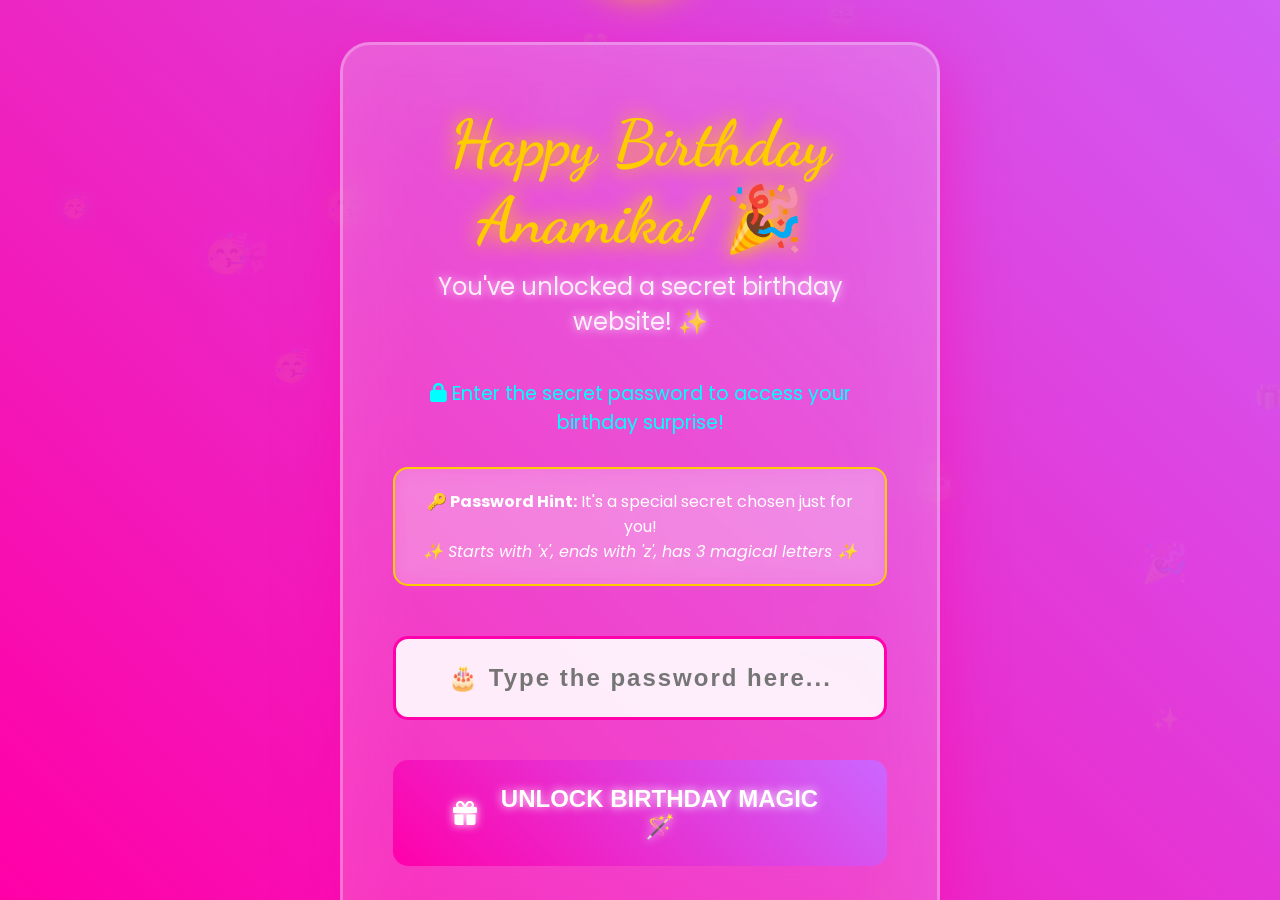
<file: index.html>
<!DOCTYPE html>
<html lang="en">
<head>
    <meta charset="UTF-8">
    <meta name="viewport" content="width=device-width, initial-scale=1.0">
    <title>🎂 HAPPY 19TH BIRTHDAY Anamika! 🎉</title>
    <link rel="stylesheet" href="https://cdnjs.cloudflare.com/ajax/libs/font-awesome/6.4.0/css/all.min.css">
    <link href="https://fonts.googleapis.com/css2?family=Poppins:wght@300;400;500;600;700;800;900&family=Dancing+Script:wght@700&family=Great+Vibes&family=Pacifico&family=Satisfy&display=swap" rel="stylesheet">
    <style>
        :root {
            --hot-pink: #ff00aa;
            --pink: #ff66b2;
            --light-pink: #ff99cc;
            --pastel-pink: #ffcce6;
            --purple: #cc66ff;
            --gold: #ffcc00;
            --cyan: #00ffff;
            --blue: #3399ff;
            --green: #33ff99;
            --yellow: #ffff66;
            --bg-gradient: linear-gradient(135deg, #ff0066 0%, #ff00aa 25%, #cc66ff 50%, #3399ff 75%, #00ffff 100%);
            --glass-bg: rgba(255, 255, 255, 0.15);
            --glass-border: rgba(255, 255, 255, 0.3);
            --shadow: 0 10px 40px rgba(255, 0, 170, 0.3);
            --shadow-lg: 0 20px 60px rgba(255, 0, 170, 0.5);
        }

        * {
            margin: 0;
            padding: 0;
            box-sizing: border-box;
        }

        body {
            font-family: 'Poppins', sans-serif;
            background: var(--bg-gradient);
            color: white;
            min-height: 100vh;
            overflow-x: hidden;
            position: relative;
            background-size: 400% 400%;
            animation: gradientShift 20s ease infinite;
        }

        @keyframes gradientShift {
            0% { background-position: 0% 50%; }
            50% { background-position: 100% 50%; }
            100% { background-position: 0% 50%; }
        }

        .birthday-bg {
            position: fixed;
            width: 100%;
            height: 100%;
            pointer-events: none;
            z-index: -1;
            overflow: hidden;
        }

        .birthday-element {
            position: absolute;
            font-size: 2.5rem;
            animation: floatBirthday 20s infinite linear;
            filter: drop-shadow(0 0 10px currentColor);
            opacity: 0.7;
        }

        @keyframes floatBirthday {
            0% { 
                transform: translate(0, 0) rotate(0deg) scale(1); 
                opacity: 0.7;
            }
            25% { 
                transform: translate(100vw, 25vh) rotate(90deg) scale(1.2);
                opacity: 1;
            }
            50% { 
                transform: translate(50vw, 75vh) rotate(180deg) scale(1);
                opacity: 0.7;
            }
            75% { 
                transform: translate(-100vw, 50vh) rotate(270deg) scale(1.2);
                opacity: 1;
            }
            100% { 
                transform: translate(0, 0) rotate(360deg) scale(1);
                opacity: 0.7;
            }
        }

        .password-screen {
            position: fixed;
            top: 0;
            left: 0;
            width: 100%;
            height: 100%;
            background: linear-gradient(45deg, rgba(255, 0, 170, 0.9), rgba(204, 102, 255, 0.9));
            display: flex;
            flex-direction: column;
            justify-content: center;
            align-items: center;
            z-index: 10000;
            transition: opacity 0.5s ease;
        }

        .password-container {
            background: var(--glass-bg);
            backdrop-filter: blur(20px);
            border-radius: 30px;
            padding: 60px 50px;
            width: 90%;
            max-width: 600px;
            text-align: center;
            border: 3px solid var(--glass-border);
            box-shadow: var(--shadow-lg), inset 0 0 100px rgba(255, 255, 255, 0.1);
            animation: neonGlow 2s infinite alternate;
        }

        @keyframes neonGlow {
            0% { 
                box-shadow: 
                    0 0 30px var(--hot-pink),
                    inset 0 0 50px rgba(255, 255, 255, 0.1),
                    var(--shadow-lg);
            }
            100% { 
                box-shadow: 
                    0 0 60px var(--cyan),
                    inset 0 0 80px rgba(255, 255, 255, 0.2),
                    var(--shadow-lg);
            }
        }

        .birthday-icon {
            font-size: 6rem;
            margin-bottom: 30px;
            animation: bounce 2s infinite, spin 4s infinite linear;
            filter: drop-shadow(0 0 20px var(--gold));
        }

        @keyframes bounce {
            0%, 100% { transform: translateY(0) scale(1); }
            50% { transform: translateY(-30px) scale(1.1); }
        }

        @keyframes spin {
            from { transform: rotate(0deg); }
            to { transform: rotate(360deg); }
        }

        .password-title {
            font-family: 'Dancing Script', cursive;
            font-size: 4rem;
            color: var(--gold);
            margin-bottom: 10px;
            text-shadow: 0 0 20px var(--gold);
        }

        .password-subtitle {
            font-size: 1.5rem;
            color: white;
            margin-bottom: 40px;
            opacity: 0.9;
            text-shadow: 0 0 10px white;
        }

        .password-hint {
            background: rgba(255, 255, 255, 0.2);
            padding: 20px;
            border-radius: 15px;
            margin: 30px 0;
            border: 2px solid var(--gold);
            backdrop-filter: blur(10px);
        }

        .password-input {
            width: 100%;
            padding: 25px;
            font-size: 1.5rem;
            background: rgba(255, 255, 255, 0.9);
            border: 3px solid var(--hot-pink);
            border-radius: 15px;
            color: #333;
            text-align: center;
            letter-spacing: 2px;
            transition: all 0.3s ease;
            margin: 20px 0;
            font-weight: 600;
        }

        .password-input:focus {
            outline: none;
            border-color: var(--cyan);
            box-shadow: 0 0 40px var(--cyan);
            transform: scale(1.02);
        }

        .password-btn {
            background: linear-gradient(45deg, var(--hot-pink), var(--purple));
            border: none;
            padding: 25px 60px;
            font-size: 1.5rem;
            font-weight: 700;
            color: white;
            border-radius: 15px;
            cursor: pointer;
            margin-top: 20px;
            width: 100%;
            transition: all 0.3s ease;
            display: flex;
            align-items: center;
            justify-content: center;
            gap: 15px;
            position: relative;
            overflow: hidden;
            text-shadow: 0 0 10px white;
        }

        .password-btn:hover {
            transform: translateY(-5px);
            box-shadow: 0 20px 40px rgba(255, 0, 170, 0.4);
        }

        .password-error {
            color: var(--cyan);
            margin-top: 20px;
            font-weight: 600;
            min-height: 30px;
            opacity: 0;
            transition: opacity 0.3s;
            font-size: 1.2rem;
            text-shadow: 0 0 10px var(--cyan);
        }

        .password-error.show {
            opacity: 1;
        }

        .control-panel {
            position: fixed;
            top: 20px;
            right: 20px;
            display: flex;
            gap: 15px;
            align-items: center;
            z-index: 1000;
            background: rgba(255, 0, 170, 0.2);
            backdrop-filter: blur(20px);
            padding: 15px 25px;
            border-radius: 50px;
            border: 2px solid var(--glass-border);
        }

        @media (max-width: 768px) {
            .control-panel {
                flex-direction: column;
                padding: 10px 15px;
                top: 10px;
                right: 10px;
            }
        }

        .control-btn {
            background: rgba(255, 255, 255, 0.2);
            border: 2px solid var(--glass-border);
            color: white;
            padding: 10px 20px;
            border-radius: 25px;
            cursor: pointer;
            font-weight: 600;
            display: flex;
            align-items: center;
            gap: 8px;
            transition: all 0.3s ease;
            font-size: 0.9rem;
            text-shadow: 0 0 5px white;
        }

        .control-btn:hover {
            background: rgba(255, 255, 255, 0.3);
            transform: translateY(-3px);
            box-shadow: 0 10px 20px rgba(255, 0, 170, 0.3);
        }

        .score-display {
            background: linear-gradient(45deg, var(--hot-pink), var(--purple));
            padding: 10px 25px;
            border-radius: 25px;
            font-weight: 800;
            font-size: 1.3rem;
            color: white;
            display: flex;
            align-items: center;
            gap: 10px;
            box-shadow: var(--shadow);
            text-shadow: 0 0 10px white;
        }

        .main-content {
            display: none;
            opacity: 0;
            transition: opacity 0.5s ease;
        }

        .main-content.show {
            display: block;
            opacity: 1;
        }

        .page {
            display: none;
            min-height: 100vh;
            padding: 120px 20px 100px;
            position: relative;
            overflow: hidden;
        }

        .page.active {
            display: block;
            animation: pageEnter 0.8s ease;
        }

        @keyframes pageEnter {
            from { 
                opacity: 0;
                transform: translateY(100px) scale(0.95);
            }
            to { 
                opacity: 1;
                transform: translateY(0) scale(1);
            }
        }

        .container {
            max-width: 1200px;
            margin: 0 auto;
            padding: 0 20px;
        }

        .welcome-container {
            text-align: center;
            max-width: 900px;
            margin: 0 auto;
            position: relative;
            z-index: 2;
        }

        .welcome-title {
            font-size: 5rem;
            font-weight: 900;
            background: linear-gradient(45deg, var(--hot-pink), var(--gold), var(--cyan));
            -webkit-background-clip: text;
            -webkit-text-fill-color: transparent;
            background-clip: text;
            margin-bottom: 30px;
            line-height: 1.2;
            text-shadow: 0 0 50px rgba(255, 0, 170, 0.5);
            animation: titlePulse 3s infinite alternate;
        }

        @keyframes titlePulse {
            0% { 
                background: linear-gradient(45deg, var(--hot-pink), var(--gold), var(--cyan));
                -webkit-background-clip: text;
                -webkit-text-fill-color: transparent;
            }
            100% { 
                background: linear-gradient(45deg, var(--cyan), var(--gold), var(--hot-pink));
                -webkit-background-clip: text;
                -webkit-text-fill-color: transparent;
            }
        }

        .birthday-hero {
            margin: 50px 0;
            position: relative;
            padding: 40px;
            background: rgba(255, 255, 255, 0.1);
            backdrop-filter: blur(20px);
            border-radius: 30px;
            border: 3px solid var(--glass-border);
            box-shadow: var(--shadow);
        }

        .hero-name {
            font-size: 6rem;
            font-weight: 900;
            color: var(--gold);
            margin-bottom: 20px;
            text-shadow: 
                0 0 30px var(--gold),
                0 0 60px var(--hot-pink),
                0 0 90px var(--cyan);
            animation: nameGlow 2s infinite alternate;
        }

        @keyframes nameGlow {
            0% { 
                text-shadow: 
                    0 0 20px var(--gold),
                    0 0 40px var(--hot-pink),
                    0 0 60px var(--cyan);
            }
            100% { 
                text-shadow: 
                    0 0 40px var(--cyan),
                    0 0 80px var(--hot-pink),
                    0 0 120px var(--gold);
            }
        }

        .hero-age {
            position: absolute;
            top: -30px;
            right: 50%;
            transform: translateX(200px);
            width: 80px;
            height: 80px;
            background: linear-gradient(45deg, var(--hot-pink), var(--purple));
            border-radius: 50%;
            display: flex;
            align-items: center;
            justify-content: center;
            font-size: 2.5rem;
            font-weight: 900;
            color: white;
            box-shadow: 0 0 40px var(--hot-pink);
            animation: ageBounce 3s infinite ease-in-out;
        }

        @keyframes ageBounce {
            0%, 100% { transform: translateX(200px) translateY(0) rotate(0deg); }
            50% { transform: translateX(200px) translateY(-30px) rotate(180deg); }
        }

        .welcome-subtitle {
            font-size: 2rem;
            color: white;
            margin: 40px 0;
            line-height: 1.6;
            text-shadow: 0 0 10px white;
            background: rgba(255, 255, 255, 0.1);
            padding: 25px;
            border-radius: 20px;
            backdrop-filter: blur(10px);
        }

        .start-btn {
            background: linear-gradient(45deg, var(--hot-pink), var(--purple), var(--cyan));
            border: none;
            padding: 30px 70px;
            font-size: 1.8rem;
            font-weight: 800;
            color: white;
            border-radius: 20px;
            cursor: pointer;
            margin: 50px auto;
            display: flex;
            align-items: center;
            justify-content: center;
            gap: 20px;
            transition: all 0.3s ease;
            box-shadow: var(--shadow-lg);
            position: relative;
            overflow: hidden;
            text-shadow: 0 0 10px white;
        }

        .start-btn:hover {
            transform: translateY(-10px) scale(1.05);
            box-shadow: 0 30px 80px rgba(255, 0, 170, 0.6);
            background: linear-gradient(45deg, var(--cyan), var(--purple), var(--hot-pink));
        }

        .cake-smash-container {
            background: rgba(255, 255, 255, 0.1);
            backdrop-filter: blur(30px);
            border-radius: 30px;
            padding: 50px;
            border: 3px solid var(--glass-border);
            box-shadow: var(--shadow-lg);
            max-width: 1000px;
            margin: 0 auto;
            text-align: center;
            position: relative;
            overflow: hidden;
        }

        .game-title {
            font-size: 3rem;
            color: var(--gold);
            margin-bottom: 40px;
            display: flex;
            align-items: center;
            justify-content: center;
            gap: 20px;
            text-shadow: 0 0 20px var(--gold);
        }

        .game-instruction {
            background: rgba(255, 255, 255, 0.15);
            padding: 30px;
            border-radius: 25px;
            margin: 30px 0;
            border-left: 5px solid var(--hot-pink);
            font-size: 1.3rem;
            line-height: 1.8;
            backdrop-filter: blur(10px);
        }

        .cake-container {
            width: 100%;
            height: 400px;
            margin: 40px auto;
            position: relative;
            cursor: pointer;
            overflow: hidden;
            border-radius: 30px;
            background: rgba(255, 255, 255, 0.1);
            border: 3px solid var(--gold);
            display: flex;
            align-items: center;
            justify-content: center;
        }

        .cake {
            position: relative;
            width: 300px;
            height: 300px;
            transition: all 0.3s ease;
            cursor: pointer;
        }

        .cake-layer {
            position: absolute;
            border-radius: 20px;
            box-shadow: 
                inset 0 -30px 50px rgba(139, 69, 19, 0.4),
                0 30px 80px rgba(0, 0, 0, 0.3);
        }

        .layer-1 {
            width: 300px;
            height: 100px;
            bottom: 0;
            left: 0;
            background: linear-gradient(45deg, #8b4513, #a0522d);
            z-index: 1;
        }

        .layer-2 {
            width: 250px;
            height: 90px;
            bottom: 100px;
            left: 25px;
            background: linear-gradient(45deg, var(--hot-pink), var(--pink));
            z-index: 2;
        }

        .layer-3 {
            width: 200px;
            height: 80px;
            bottom: 190px;
            left: 50px;
            background: linear-gradient(45deg, var(--gold), #ffed99);
            z-index: 3;
        }

        .cake-candle {
            position: absolute;
            top: -40px;
            left: 50%;
            transform: translateX(-50%);
            width: 15px;
            height: 80px;
            background: linear-gradient(45deg, var(--cyan), var(--blue));
            border-radius: 8px;
            z-index: 4;
        }

        .cake-flame {
            position: absolute;
            top: -80px;
            left: 50%;
            transform: translateX(-50%);
            width: 30px;
            height: 50px;
            background: linear-gradient(45deg, #ffcc00, #ff6600);
            border-radius: 50% 50% 20% 20%;
            animation: flame 1s infinite alternate;
            filter: blur(2px);
            z-index: 5;
        }

        @keyframes flame {
            0%, 100% { transform: translateX(-50%) scale(1); }
            50% { transform: translateX(-50%) scale(1.2); }
        }

        .tap-counter {
            font-size: 2.5rem;
            margin: 30px 0;
            color: var(--cyan);
            font-weight: 800;
            text-shadow: 0 0 20px var(--cyan);
            background: rgba(0, 255, 255, 0.2);
            padding: 20px 40px;
            border-radius: 20px;
            display: inline-block;
        }

        .game-feedback {
            font-size: 2rem;
            margin: 30px 0;
            min-height: 80px;
            font-weight: 700;
            color: var(--gold);
            text-shadow: 0 0 20px var(--gold);
            background: rgba(255, 204, 0, 0.2);
            padding: 20px;
            border-radius: 15px;
            backdrop-filter: blur(10px);
        }

        .game-container {
            background: rgba(255, 255, 255, 0.1);
            backdrop-filter: blur(30px);
            border-radius: 30px;
            padding: 50px;
            border: 3px solid var(--glass-border);
            box-shadow: var(--shadow-lg);
            max-width: 1000px;
            margin: 0 auto;
        }

        .game-header {
            display: flex;
            justify-content: space-between;
            align-items: center;
            margin-bottom: 40px;
            padding-bottom: 30px;
            border-bottom: 3px solid var(--glass-border);
            flex-wrap: wrap;
            gap: 20px;
        }

        .game-stats {
            display: flex;
            gap: 30px;
            align-items: center;
            flex-wrap: wrap;
        }

        .stat {
            background: rgba(255, 255, 255, 0.2);
            padding: 15px 25px;
            border-radius: 20px;
            display: flex;
            align-items: center;
            gap: 15px;
            font-weight: 600;
            box-shadow: var(--shadow);
            min-width: 150px;
        }

        .stat-value {
            color: var(--gold);
            font-size: 2rem;
            font-weight: 800;
            text-shadow: 0 0 10px var(--gold);
        }

        #memory-area {
            display: grid;
            grid-template-columns: repeat(4, 1fr);
            gap: 20px;
            min-height: 500px;
            padding: 30px;
            background: rgba(255, 255, 255, 0.05);
            border-radius: 25px;
            margin: 40px 0;
            border: 3px dashed var(--purple);
        }

        @media (max-width: 768px) {
            #memory-area {
                grid-template-columns: repeat(3, 1fr);
                gap: 15px;
            }
        }

        @media (max-width: 480px) {
            #memory-area {
                grid-template-columns: repeat(2, 1fr);
            }
        }

        .memory-card {
            aspect-ratio: 1;
            background: linear-gradient(45deg, var(--hot-pink), var(--purple));
            border-radius: 15px;
            cursor: pointer;
            transform-style: preserve-3d;
            transition: transform 0.6s cubic-bezier(0.4, 0, 0.2, 1);
            position: relative;
            box-shadow: 0 10px 25px rgba(255, 0, 170, 0.3);
        }

        .memory-card .front,
        .memory-card .back {
            position: absolute;
            width: 100%;
            height: 100%;
            backface-visibility: hidden;
            display: flex;
            align-items: center;
            justify-content: center;
            border-radius: 15px;
            font-size: 2.5rem;
        }

        .memory-card .front {
            background: linear-gradient(45deg, var(--hot-pink), var(--purple));
            color: white;
        }

        .memory-card .back {
            background: white;
            color: #333;
            transform: rotateY(180deg);
        }

        .memory-card.flipped {
            transform: rotateY(180deg);
        }

        .memory-card.matched {
            animation: matchCelebrate 1s;
            cursor: default;
            box-shadow: 0 0 40px var(--cyan);
        }

        @keyframes matchCelebrate {
            0%, 100% { transform: scale(1) rotateY(180deg); }
            50% { transform: scale(1.2) rotateY(180deg); }
        }

        .wheel-container {
            background: rgba(255, 255, 255, 0.1);
            backdrop-filter: blur(30px);
            border-radius: 30px;
            padding: 50px;
            border: 3px solid var(--glass-border);
            box-shadow: var(--shadow-lg);
            max-width: 1000px;
            margin: 0 auto;
            text-align: center;
        }

        .wheel-wrapper {
            position: relative;
            width: 500px;
            height: 500px;
            margin: 40px auto;
        }

        #wheel {
            width: 100%;
            height: 100%;
            transition: transform 4s cubic-bezier(0.17, 0.67, 0.23, 0.99);
        }

        .wheel-center {
            position: absolute;
            top: 50%;
            left: 50%;
            transform: translate(-50%, -50%);
            width: 60px;
            height: 60px;
            background: var(--gold);
            border-radius: 50%;
            z-index: 10;
            border: 5px solid var(--hot-pink);
            box-shadow: 0 0 30px var(--gold);
        }

        .wheel-pointer {
            position: absolute;
            top: -30px;
            left: 50%;
            transform: translateX(-50%);
            width: 40px;
            height: 60px;
            background: var(--hot-pink);
            clip-path: polygon(50% 0%, 0% 100%, 100% 100%);
            z-index: 20;
            filter: drop-shadow(0 0 10px var(--hot-pink));
        }

        .wheel-section {
            fill: transparent;
            stroke-width: 1;
            stroke: white;
        }

        .spin-btn {
            background: linear-gradient(45deg, var(--hot-pink), var(--purple));
            border: none;
            padding: 25px 60px;
            font-size: 1.8rem;
            font-weight: 800;
            color: white;
            border-radius: 20px;
            cursor: pointer;
            margin: 30px auto;
            display: flex;
            align-items: center;
            justify-content: center;
            gap: 20px;
            transition: all 0.3s ease;
            box-shadow: var(--shadow);
            position: relative;
            overflow: hidden;
        }

        .spin-btn:hover {
            transform: translateY(-5px) scale(1.05);
            box-shadow: 0 20px 50px rgba(255, 0, 170, 0.5);
        }

        .spin-btn:disabled {
            opacity: 0.5;
            cursor: not-allowed;
            transform: none;
        }

        .prize-display {
            background: rgba(255, 255, 255, 0.2);
            padding: 30px;
            border-radius: 25px;
            margin: 30px 0;
            border: 3px solid var(--cyan);
            font-size: 2rem;
            font-weight: 700;
            color: var(--cyan);
            text-shadow: 0 0 20px var(--cyan);
            min-height: 120px;
            display: flex;
            align-items: center;
            justify-content: center;
            flex-direction: column;
            gap: 15px;
            backdrop-filter: blur(10px);
        }

        #quiz-area {
            min-height: 500px;
            padding: 40px;
            background: rgba(255, 255, 255, 0.1);
            border-radius: 30px;
            margin: 40px 0;
            border: 3px dashed var(--gold);
            backdrop-filter: blur(20px);
        }

        .question-card {
            display: none;
            animation: slideInQuiz 0.5s ease;
        }

        .question-card.active {
            display: block;
        }

        @keyframes slideInQuiz {
            from { opacity: 0; transform: translateX(50px); }
            to { opacity: 1; transform: translateX(0); }
        }

        .question-number {
            font-size: 1.5rem;
            color: var(--cyan);
            margin-bottom: 20px;
            font-weight: 600;
            text-shadow: 0 0 10px var(--cyan);
        }

        .question-text {
            font-size: 2rem;
            margin-bottom: 40px;
            line-height: 1.4;
            color: white;
            text-shadow: 0 0 10px white;
            background: rgba(255, 255, 255, 0.1);
            padding: 30px;
            border-radius: 20px;
        }

        .options-grid {
            display: grid;
            grid-template-columns: 1fr;
            gap: 15px;
            margin-bottom: 40px;
        }

        .option-btn {
            background: rgba(255, 255, 255, 0.15);
            border: 3px solid var(--glass-border);
            color: white;
            padding: 20px 25px;
            border-radius: 15px;
            cursor: pointer;
            font-size: 1.2rem;
            transition: all 0.3s ease;
            text-align: left;
            display: flex;
            align-items: center;
            gap: 15px;
            backdrop-filter: blur(10px);
        }

        .option-btn:hover {
            background: rgba(255, 0, 170, 0.3);
            border-color: var(--hot-pink);
            transform: translateX(10px);
            box-shadow: 0 10px 25px rgba(255, 0, 170, 0.3);
        }

        .option-btn.selected {
            background: rgba(255, 0, 170, 0.4);
            border-color: var(--cyan);
            color: var(--cyan);
            transform: scale(1.02);
            box-shadow: 0 0 30px var(--cyan);
        }

        .option-letter {
            background: linear-gradient(45deg, var(--hot-pink), var(--purple));
            color: white;
            width: 40px;
            height: 40px;
            border-radius: 50%;
            display: flex;
            align-items: center;
            justify-content: center;
            font-weight: 800;
            font-size: 1.3rem;
            flex-shrink: 0;
        }

        .birthday-display {
            text-align: center;
            padding: 80px 20px;
            background: rgba(255, 255, 255, 0.1);
            border-radius: 40px;
            backdrop-filter: blur(30px);
            border: 3px solid var(--glass-border);
            margin: 0 auto;
            max-width: 1000px;
        }

        .birthday-message {
            font-size: 4rem;
            font-weight: 900;
            background: linear-gradient(45deg, var(--hot-pink), var(--gold), var(--cyan));
            -webkit-background-clip: text;
            -webkit-text-fill-color: transparent;
            background-clip: text;
            margin-bottom: 50px;
            animation: birthdayGlow 2s infinite alternate;
            text-shadow: 0 0 50px rgba(255, 0, 170, 0.5);
        }

        @keyframes birthdayGlow {
            0% { 
                background: linear-gradient(45deg, var(--hot-pink), var(--gold), var(--cyan));
                -webkit-background-clip: text;
                -webkit-text-fill-color: transparent;
            }
            100% { 
                background: linear-gradient(45deg, var(--cyan), var(--gold), var(--hot-pink));
                -webkit-background-clip: text;
                -webkit-text-fill-color: transparent;
            }
        }

        .error-joke-container {
            text-align: center;
            padding: 80px 20px;
            background: rgba(255, 255, 255, 0.1);
            backdrop-filter: blur(30px);
            border-radius: 40px;
            max-width: 1000px;
            margin: 0 auto;
            border: 3px solid var(--glass-border);
            box-shadow: var(--shadow-lg);
        }

        .error-code {
            font-size: 10rem;
            font-weight: 900;
            color: var(--hot-pink);
            margin-bottom: 30px;
            text-shadow: 
                5px 5px 0 var(--cyan),
                -5px -5px 0 var(--gold);
        }

        .error-message {
            font-size: 2.5rem;
            color: white;
            margin-bottom: 50px;
            opacity: 0.9;
            text-shadow: 0 0 20px white;
        }

        .joke-message {
            font-size: 3rem;
            color: var(--gold);
            font-weight: 700;
            margin: 50px 0;
            line-height: 1.4;
            opacity: 0;
            animation: fadeInUp 0.5s ease 1.5s forwards;
            text-shadow: 0 0 30px var(--gold);
        }

        @keyframes fadeInUp {
            to { opacity: 1; transform: translateY(0); }
            from { opacity: 0; transform: translateY(20px); }
        }

        .surprise-container {
            text-align: center;
            padding: 80px 20px;
            background: rgba(255, 255, 255, 0.1);
            backdrop-filter: blur(30px);
            border-radius: 40px;
            max-width: 1000px;
            margin: 0 auto;
            border: 3px solid var(--glass-border);
            box-shadow: var(--shadow-lg);
        }

        .surprise-title {
            font-size: 3rem;
            color: var(--cyan);
            margin-bottom: 50px;
            font-weight: 700;
            text-shadow: 0 0 30px var(--cyan);
        }

        .danger-button {
            background: linear-gradient(45deg, #ff0066, #ff00aa);
            border: none;
            padding: 30px 80px;
            font-size: 2.5rem;
            font-weight: 900;
            color: white;
            border-radius: 30px;
            cursor: pointer;
            margin: 60px auto;
            display: flex;
            align-items: center;
            justify-content: center;
            gap: 30px;
            transition: all 0.3s ease;
            box-shadow: 
                0 30px 80px rgba(255, 0, 170, 0.5),
                inset 0 0 50px rgba(255, 255, 255, 0.3);
            position: relative;
            overflow: hidden;
            text-shadow: 0 0 20px white;
            animation: buttonPulse 2s infinite alternate;
        }

        @keyframes buttonPulse {
            0% { transform: scale(1); box-shadow: 0 20px 60px rgba(255, 0, 170, 0.5); }
            100% { transform: scale(1.05); box-shadow: 0 30px 90px rgba(255, 0, 170, 0.7); }
        }

        .danger-button:hover {
            transform: scale(1.1);
            box-shadow: 
                0 40px 100px rgba(255, 0, 170, 0.7),
                inset 0 0 80px rgba(255, 255, 255, 0.5);
            background: linear-gradient(45deg, #ff00aa, #ff0066);
        }

        .danger-button:active {
            transform: scale(0.95);
        }

        .surprise-feedback {
            font-size: 2.5rem;
            margin: 50px 0;
            min-height: 120px;
            color: var(--gold);
            font-weight: 900;
            opacity: 0;
            transition: opacity 0.5s ease;
            text-shadow: 0 0 30px var(--gold);
        }

        .surprise-feedback.show {
            opacity: 1;
        }

        .final-message-container {
            max-width: 1000px;
            margin: 0 auto;
            background: rgba(255, 255, 255, 0.1);
            backdrop-filter: blur(30px);
            border-radius: 40px;
            padding: 60px;
            border: 3px solid var(--glass-border);
            box-shadow: var(--shadow-lg);
        }

        .message-header {
            text-align: center;
            margin-bottom: 50px;
        }

        .message-title {
            font-family: 'Great Vibes', cursive;
            font-size: 4.5rem;
            color: var(--gold);
            margin-bottom: 20px;
            text-shadow: 
                0 0 20px var(--gold),
                0 0 40px var(--hot-pink),
                0 0 60px var(--cyan);
            animation: titleShimmer 3s infinite alternate;
        }

        @keyframes titleShimmer {
            0% { 
                text-shadow: 
                    0 0 20px var(--gold),
                    0 0 40px var(--hot-pink),
                    0 0 60px var(--cyan);
                transform: scale(1);
            }
            100% { 
                text-shadow: 
                    0 0 30px var(--cyan),
                    0 0 60px var(--gold),
                    0 0 90px var(--hot-pink);
                transform: scale(1.02);
            }
        }

        .message-subtitle {
            font-family: 'Dancing Script', cursive;
            font-size: 2.2rem;
            color: var(--cyan);
            opacity: 0.9;
            text-shadow: 0 0 20px var(--cyan);
            letter-spacing: 1px;
        }

        .message-content {
            font-size: 1.6rem;
            line-height: 1.9;
            color: white;
            text-shadow: 0 0 10px white;
        }

        .message-line {
            margin: 35px 0;
            padding: 30px;
            background: rgba(255, 255, 255, 0.1);
            border-radius: 20px;
            border-left: 8px solid var(--hot-pink);
            animation: messageAppear 1s ease-out;
            backdrop-filter: blur(10px);
            position: relative;
            overflow: hidden;
        }

        @keyframes messageAppear {
            from { 
                opacity: 0;
                transform: translateX(-50px) scale(0.95);
            }
            to { 
                opacity: 1;
                transform: translateX(0) scale(1);
            }
        }

        .message-line:nth-child(even) {
            border-left-color: var(--cyan);
        }

        .message-line:nth-child(3) {
            border-left-color: var(--gold);
        }

        .highlight {
            color: var(--gold);
            font-family: 'Satisfy', cursive;
            font-weight: 800;
            text-shadow: 0 0 20px var(--gold);
            font-size: 2.2rem;
            display: inline-block;
            padding: 0 10px;
            transform: skew(-5deg);
            background: linear-gradient(45deg, transparent, rgba(255, 204, 0, 0.1), transparent);
        }

        .message-emphasis {
            font-family: 'Pacifico', cursive;
            color: var(--cyan);
            font-size: 1.8rem;
            text-shadow: 0 0 15px var(--cyan);
            display: inline-block;
            margin: 0 5px;
        }

        .signature {
            text-align: center;
            font-family: 'Great Vibes', cursive;
            font-size: 3rem;
            color: var(--gold);
            margin-top: 60px;
            padding-top: 40px;
            border-top: 3px solid rgba(255, 204, 0, 0.3);
            text-shadow: 0 0 30px var(--gold);
            position: relative;
        }

        .signature::before {
            content: '✧';
            position: absolute;
            top: -20px;
            left: 50%;
            transform: translateX(-50%);
            font-size: 2.5rem;
            color: var(--cyan);
            animation: sparkle 2s infinite;
        }

        @keyframes sparkle {
            0%, 100% { opacity: 0.3; transform: translateX(-50%) scale(0.8); }
            50% { opacity: 1; transform: translateX(-50%) scale(1.2); }
        }

        .prize-effect {
            position: fixed;
            top: 0;
            left: 0;
            width: 100%;
            height: 100%;
            pointer-events: none;
            z-index: 9999;
            display: none;
        }

        .prize-effect.active {
            display: block;
        }

        .cake-rain {
            position: fixed;
            top: 0;
            left: 0;
            width: 100%;
            height: 100%;
            pointer-events: none;
            z-index: 9999;
        }

        .falling-element {
            position: absolute;
            font-size: 2.5rem;
            animation: fallDown 3s linear forwards;
            z-index: 9999;
        }

        @keyframes fallDown {
            0% {
                transform: translateY(-100px) rotate(0deg);
                opacity: 1;
            }
            100% {
                transform: translateY(100vh) rotate(360deg);
                opacity: 0;
            }
        }

        .balloon-effect {
            position: fixed;
            top: 50%;
            left: 50%;
            transform: translate(-50%, -50%);
            font-size: 10rem;
            z-index: 9999;
            animation: inflatePop 2s forwards;
        }

        @keyframes inflatePop {
            0% {
                transform: translate(-50%, -50%) scale(0.1);
                opacity: 1;
            }
            70% {
                transform: translate(-50%, -50%) scale(1.5);
                opacity: 1;
            }
            100% {
                transform: translate(-50%, -50%) scale(2);
                opacity: 0;
            }
        }

        .ghost-effect {
            position: fixed;
            top: 50%;
            left: 50%;
            transform: translate(-50%, -50%);
            font-size: 8rem;
            z-index: 9999;
            animation: ghostAppear 3s forwards;
        }

        @keyframes ghostAppear {
            0% {
                opacity: 0;
                transform: translate(-50%, -50%) scale(0.5);
            }
            30% {
                opacity: 1;
                transform: translate(-50%, -50%) scale(1.2);
            }
            70% {
                opacity: 1;
                transform: translate(-50%, -50%) scale(1);
            }
            100% {
                opacity: 0;
                transform: translate(-50%, -50%) scale(0.5);
            }
        }

        .firework-effect {
            position: fixed;
            top: 50%;
            left: 50%;
            transform: translate(-50%, -50%);
            font-size: 6rem;
            z-index: 9999;
            animation: fireworkFizzle 2s forwards;
        }

        @keyframes fireworkFizzle {
            0% {
                opacity: 1;
                transform: translate(-50%, -50%) scale(1);
            }
            50% {
                opacity: 0.5;
                transform: translate(-50%, -50%) scale(1.3);
            }
            100% {
                opacity: 0;
                transform: translate(-50%, -50%) scale(0.5);
            }
        }

        .shrug-effect {
            position: fixed;
            bottom: 50px;
            left: 50%;
            transform: translateX(-50%);
            font-size: 4rem;
            z-index: 9999;
            animation: floatUp 3s forwards;
        }

        @keyframes floatUp {
            0% {
                opacity: 1;
                transform: translateX(-50%) translateY(0);
            }
            100% {
                opacity: 0;
                transform: translateX(-50%) translateY(-100px);
            }
        }

        .potato-effect {
            position: fixed;
            top: 50%;
            left: 50%;
            transform: translate(-50%, -50%);
            font-size: 6rem;
            z-index: 9999;
            animation: potatoNothing 2s forwards;
        }

        @keyframes potatoNothing {
            0% {
                opacity: 0;
                transform: translate(-50%, -50%) scale(0.5);
            }
            50% {
                opacity: 1;
                transform: translate(-50%, -50%) scale(1);
            }
            100% {
                opacity: 1;
                transform: translate(-50%, -50%) scale(1);
            }
        }

        .screen-spin-effect {
            position: fixed;
            top: 0;
            left: 0;
            width: 100%;
            height: 100%;
            z-index: 9998;
            animation: screenSpin 2s ease-in-out;
        }

        @keyframes screenSpin {
            0%, 100% {
                transform: rotate(0deg);
            }
            30% {
                transform: rotate(5deg);
            }
            70% {
                transform: rotate(-5deg);
            }
        }

        .cake-fall-effect {
            position: fixed;
            top: 20%;
            left: 50%;
            transform: translateX(-50%);
            font-size: 8rem;
            z-index: 9999;
            animation: cakeFallMiss 2s forwards;
        }

        @keyframes cakeFallMiss {
            0% {
                opacity: 1;
                transform: translateX(-50%) translateY(-100px);
            }
            50% {
                opacity: 1;
                transform: translateX(-50%) translateY(50vh);
            }
            100% {
                opacity: 0;
                transform: translateX(-50%) translateY(50vh);
            }
        }

        .nav-buttons {
            display: flex;
            justify-content: space-between;
            align-items: center;
            margin-top: 50px;
            flex-wrap: wrap;
            gap: 20px;
        }

        .nav-btn {
            padding: 20px 40px;
            font-size: 1.3rem;
            font-weight: 700;
            border: none;
            border-radius: 20px;
            cursor: pointer;
            display: flex;
            align-items: center;
            gap: 15px;
            transition: all 0.3s ease;
            text-shadow: 0 0 10px white;
            min-width: 180px;
            justify-content: center;
        }

        .nav-btn.prev {
            background: rgba(255, 255, 255, 0.2);
            color: white;
        }

        .nav-btn.next {
            background: linear-gradient(45deg, var(--hot-pink), var(--purple));
            color: white;
        }

        .nav-btn:hover:not(:disabled) {
            transform: translateY(-5px);
            box-shadow: var(--shadow-lg);
        }

        .nav-btn:disabled {
            opacity: 0.5;
            cursor: not-allowed;
        }

        #confetti-canvas {
            position: fixed;
            top: 0;
            left: 0;
            width: 100%;
            height: 100%;
            pointer-events: none;
            z-index: 9999;
        }

        .cake-blast-overlay {
            position: fixed;
            top: 0;
            left: 0;
            width: 100%;
            height: 100%;
            background: rgba(255, 0, 170, 0.9);
            z-index: 9998;
            display: none;
            justify-content: center;
            align-items: center;
            flex-direction: column;
        }

        .cake-blast-overlay.active {
            display: flex;
            animation: blastIn 0.5s ease;
        }

        @keyframes blastIn {
            from { opacity: 0; transform: scale(0.8); }
            to { opacity: 1; transform: scale(1); }
        }

        .blast-text {
            font-size: 5rem;
            color: white;
            font-weight: 900;
            text-align: center;
            margin-bottom: 40px;
            text-shadow: 0 0 50px var(--gold);
            animation: blastText 1s infinite alternate;
        }

        @keyframes blastText {
            0% { transform: scale(1); }
            100% { transform: scale(1.1); }
        }

        .music-player {
            position: fixed;
            bottom: 20px;
            left: 50%;
            transform: translateX(-50%);
            background: rgba(255, 0, 170, 0.2);
            backdrop-filter: blur(20px);
            padding: 12px 25px;
            border-radius: 50px;
            display: flex;
            align-items: center;
            gap: 15px;
            z-index: 1000;
            border: 2px solid var(--glass-border);
            box-shadow: var(--shadow);
            opacity: 0.7;
            transition: opacity 0.3s ease;
        }

        .music-player:hover {
            opacity: 1;
        }

        .song-info {
            font-size: 0.9rem;
            font-weight: 600;
            text-shadow: 0 0 10px white;
        }

        .song-title {
            color: var(--cyan);
            text-shadow: 0 0 10px var(--cyan);
        }

        .music-btn {
            background: rgba(255, 255, 255, 0.2);
            border: 2px solid var(--glass-border);
            color: white;
            width: 40px;
            height: 40px;
            border-radius: 50%;
            display: flex;
            align-items: center;
            justify-content: center;
            cursor: pointer;
            transition: all 0.3s ease;
        }

        .music-btn:hover {
            background: rgba(255, 255, 255, 0.3);
            transform: scale(1.1);
        }

        .youtube-music-container {
            display: none;
        }

        @media (max-width: 1200px) {
            .welcome-title { font-size: 4rem; }
            .hero-name { font-size: 5rem; }
            .birthday-message { font-size: 3.5rem; }
            .error-code { font-size: 8rem; }
            .message-title { font-size: 3.8rem; }
            .wheel-wrapper { width: 400px; height: 400px; }
        }

        @media (max-width: 768px) {
            .page { padding: 100px 15px 80px; }
            .welcome-title { font-size: 3rem; }
            .hero-name { font-size: 4rem; }
            .hero-age { 
                width: 60px; 
                height: 60px; 
                font-size: 2rem; 
                transform: translateX(150px); 
            }
            .welcome-subtitle { font-size: 1.6rem; }
            .game-title { font-size: 2.5rem; }
            .birthday-message { font-size: 2.8rem; }
            .error-code { font-size: 6rem; }
            .surprise-title { font-size: 2.5rem; }
            .danger-button { 
                padding: 25px 50px; 
                font-size: 2rem; 
            }
            .message-title { font-size: 3rem; }
            .message-content { font-size: 1.4rem; }
            .nav-btn { padding: 15px 30px; font-size: 1.1rem; }
            .cake-container { height: 300px; }
            .cake { width: 250px; height: 250px; }
            .wheel-wrapper { width: 300px; height: 300px; }
            .music-player {
                bottom: 10px;
                padding: 8px 15px;
                gap: 10px;
            }
            .song-info { font-size: 0.8rem; }
            .music-btn { width: 35px; height: 35px; }
        }

        @media (max-width: 480px) {
            .welcome-title { font-size: 2.5rem; }
            .hero-name { font-size: 3rem; }
            .hero-age { 
                width: 50px; 
                height: 50px; 
                font-size: 1.8rem; 
                transform: translateX(100px); 
                top: -20px;
            }
            .birthday-message { font-size: 2.2rem; }
            .error-code { font-size: 5rem; }
            .joke-message { font-size: 2.2rem; }
            .surprise-title { font-size: 2rem; }
            .danger-button { 
                padding: 20px 40px; 
                font-size: 1.8rem; 
            }
            .game-title { font-size: 2rem; }
            .game-instruction { font-size: 1.1rem; padding: 20px; }
            .password-title { font-size: 3rem; }
            .password-container { padding: 40px 30px; }
            .birthday-icon { font-size: 5rem; }
            .nav-buttons { flex-direction: column; }
            .nav-btn { width: 100%; }
            .message-title { font-size: 2.5rem; }
            .message-subtitle { font-size: 1.8rem; }
            .signature { font-size: 2.5rem; }
            .wheel-wrapper { width: 250px; height: 250px; }
            .music-player {
                width: 90%;
                justify-content: center;
            }
            .song-info { display: none; }
        }
    </style>
</head>
<body>
    <div class="youtube-music-container" id="youtube-music-container">
        <iframe 
            id="youtube-player" 
            width="0" 
            height="0" 
            src="https://www.youtube.com/embed/aAXLhvrfaT8?autoplay=1&loop=1&playlist=aAXLhvrfaT8&controls=0&showinfo=0&modestbranding=1&rel=0&enablejsapi=1&mute=0" 
            frameborder="0" 
            allow="accelerometer; autoplay; clipboard-write; encrypted-media; gyroscope; picture-in-picture" 
            allowfullscreen>
        </iframe>
    </div>

    <div class="music-player" id="music-player">
        <button class="music-btn" id="music-play-pause">
            <i class="fas fa-play"></i>
        </button>
        <div class="song-info">
            Now Playing: <span class="song-title">Birthday Celebration Music 🎵</span>
        </div>
    </div>

    <div class="birthday-bg" id="birthday-bg"></div>
    <div class="prize-effect" id="prize-effect"></div>
    <div class="cake-rain" id="cake-rain"></div>

    <div class="cake-blast-overlay" id="cake-blast-overlay">
        <div class="blast-text">🎂 CAKE SMASH! 🎉</div>
        <div style="font-size: 2.5rem; color: var(--gold); text-shadow: 0 0 30px var(--gold);">
            Happy Birthday Anamika! 🥳
        </div>
    </div>

    <div class="password-screen" id="password-screen">
        <div class="birthday-icon">🎁</div>
        <div class="password-container">
            <h1 class="password-title">Happy Birthday Anamika! 🎉</h1>
            <p class="password-subtitle">You've unlocked a secret birthday website! ✨</p>
            
            <p style="font-size: 1.2rem; color: var(--cyan); margin-bottom: 20px;">
                <i class="fas fa-lock"></i> Enter the secret password to access your birthday surprise!
            </p>
            
            <div class="password-hint">
                <p><strong>🔑 Password Hint:</strong> It's a special secret chosen just for you!</p>
                <p><em>✨ Starts with 'x', ends with 'z', has 3 magical letters ✨</em></p>
            </div>
            
            <input type="password" 
                   class="password-input" 
                   id="password-input"
                   placeholder="🎂 Type the password here..."
                   autocomplete="off"
                   maxlength="20">
            
            <button class="password-btn" id="password-submit">
                <i class="fas fa-gift"></i>
                UNLOCK BIRTHDAY MAGIC 🪄
            </button>
            
            <div class="password-error" id="password-error">
                ❌ Oops! That's not right. Try again! 🎈
            </div>
            
            <div style="margin-top: 30px;">
                <i class="fas fa-redo"></i> Attempts: <span id="attempt-count">0</span>/5
            </div>
        </div>
    </div>

    <div class="main-content" id="main-content">
        <div class="control-panel">
            <button id="music-toggle" class="control-btn">
                <i class="fas fa-music"></i> <span>MUSIC: ON</span>
            </button>
            <button id="sound-toggle" class="control-btn">
                <i class="fas fa-volume-up"></i> <span>SOUND: ON</span>
            </button>
            <div class="score-display">
                <i class="fas fa-crown"></i> <span id="global-score">500</span>
            </div>
        </div>

        <canvas id="confetti-canvas"></canvas>

        <section class="page active" id="page1">
            <div class="container">
                <div class="welcome-container">
                    <h1 class="welcome-title">🎉 WELCOME TO YOUR 19TH BIRTHDAY! 🎉</h1>
                    
                    <div class="birthday-hero">
                        <div class="hero-name">Anamika</div>
                        <div class="hero-age">19</div>
                    </div>
                    
                    <p class="welcome-subtitle">
                        🎂 Get ready for the most EPIC birthday celebration ever!<br>
                        ✨ Games, surprises, and lots of birthday magic await! ✨
                    </p>
                    
                    <button class="start-btn" id="start-btn">
                        <i class="fas fa-play-circle"></i>
                        🚀 START BIRTHDAY ADVENTURE
                    </button>
                    
                    <p style="font-size: 1.3rem; color: var(--cyan); margin-top: 40px;">
                        <i class="fas fa-star"></i> Complete all games to unlock the ultimate birthday surprise!
                    </p>
                </div>
            </div>
        </section>

        <section class="page" id="page2">
            <div class="container">
                <div class="cake-smash-container">
                    <h2 class="game-title">
                        <i class="fas fa-birthday-cake"></i>
                        🎂 CAKE SMASH CHALLENGE! 🎂
                    </h2>
                    
                    <div class="game-instruction">
                        <p><strong>🎮 HOW TO PLAY:</strong></p>
                        <p>👉 TAP the birthday cake 5 times!</p>
                        <p>💥 Watch it get crazier with each tap!</p>
                        <p>🎉 On the 5th tap - FULL SCREEN CAKE BLAST! 🎉</p>
                        <p>🏆 Earn 1000 points for the epic smash!</p>
                    </div>
                    
                    <div class="tap-counter">
                        👆 TAPS: <span id="tap-count">0</span>/5
                    </div>
                    
                    <div class="cake-container" id="cake-container">
                        <div class="cake" id="birthday-cake">
                            <div class="cake-layer layer-1"></div>
                            <div class="cake-layer layer-2"></div>
                            <div class="cake-layer layer-3"></div>
                            <div class="cake-candle"></div>
                            <div class="cake-flame"></div>
                        </div>
                    </div>
                    
                    <p style="font-size: 1.8rem; color: var(--light-pink); margin: 20px 0;">
                        🎯 TAP THE CAKE ABOVE! 👆
                    </p>
                    
                    <div class="game-feedback" id="cake-feedback">
                        🎂 Ready? TAP the cake to begin! 🎂
                    </div>
                    
                    <div class="nav-buttons">
                        <button class="nav-btn prev" onclick="goToPage(1)">
                            <i class="fas fa-arrow-left"></i> BACK
                        </button>
                        <button class="nav-btn next" id="cake-next" disabled onclick="goToPage(3)">
                            NEXT GAME <i class="fas fa-arrow-right"></i>
                        </button>
                    </div>
                </div>
            </div>
        </section>

        <section class="page" id="page3">
            <div class="container">
                <div class="game-container">
                    <div class="game-header">
                        <h2 class="game-title">
                            <i class="fas fa-brain"></i>
                            🧠 BIRTHDAY MEMORY CHALLENGE! 🎴
                        </h2>
                        <div class="game-stats">
                            <div class="stat">
                                <i class="fas fa-layer-group"></i>
                                Matches: <span class="stat-value" id="memory-matches">0</span>/6
                            </div>
                            <div class="stat">
                                <i class="fas fa-star"></i>
                                Score: <span class="stat-value" id="memory-score">0</span>
                            </div>
                            <div class="stat">
                                <i class="fas fa-redo"></i>
                                Moves: <span class="stat-value" id="memory-moves">0</span>
                            </div>
                        </div>
                    </div>
                    
                    <div class="game-instruction">
                        <p><strong>🎮 HOW TO PLAY:</strong></p>
                        <p>🎴 Find matching pairs of birthday emojis!</p>
                        <p>🧠 Test your memory skills!</p>
                        <p>🎯 Each match = 100 points + reveals birthday message!</p>
                        <p>🏆 Match all 6 pairs to win 500 bonus points!</p>
                    </div>
                    
                    <div id="memory-area"></div>
                    
                    <div class="game-feedback" id="memory-feedback">
                        🎉 Click START to begin the memory challenge!
                    </div>
                    
                    <div class="nav-buttons">
                        <button class="nav-btn prev" onclick="goToPage(2)">
                            <i class="fas fa-arrow-left"></i> BACK
                        </button>
                        <button class="nav-btn" id="memory-start">🚀 START GAME</button>
                        <button class="nav-btn next" id="memory-next" disabled onclick="goToPage(4)">
                            NEXT GAME <i class="fas fa-arrow-right"></i>
                        </button>
                    </div>
                </div>
            </div>
        </section>

        <section class="page" id="page4">
            <div class="container">
                <div class="wheel-container">
                    <h2 class="game-title">
                        <i class="fas fa-sync-alt"></i>
                        🎡 SPIN THE WHEEL OF SURPRISES! 🎁
                    </h2>
                    
                    <div class="game-instruction">
                        <p><strong>🎮 HOW TO PLAY:</strong></p>
                        <p>🎡 Spin the wheel to win random birthday surprises!</p>
                        <p>🎁 Each spin triggers a special animation/effect!</p>
                        <p>🎯 You get 3 spins - expect the unexpected!</p>
                        <p>🏆 Complete all spins for 500 bonus points!</p>
                    </div>
                    
                    <div class="wheel-wrapper">
                        <svg id="wheel" width="500" height="500" viewBox="0 0 500 500"></svg>
                        <div class="wheel-center"></div>
                        <div class="wheel-pointer"></div>
                    </div>
                    
                    <div class="prize-display" id="prize-display">
                        🎡 Spin to see what surprise awaits! 🎡
                    </div>
                    
                    <div class="game-stats" style="justify-content: center; margin: 30px 0;">
                        <div class="stat">
                            <i class="fas fa-redo"></i>
                            Spins Left: <span class="stat-value" id="spins-left">3</span>/3
                        </div>
                        <div class="stat">
                            <i class="fas fa-star"></i>
                            Wheel Score: <span class="stat-value" id="wheel-score">0</span>
                        </div>
                    </div>
                    
                    <button class="spin-btn" id="spin-btn">
                        <i class="fas fa-sync-alt"></i>
                        🎡 SPIN THE WHEEL! 🎡
                    </button>
                    
                    <div class="game-feedback" id="wheel-feedback">
                        🎯 Ready for a surprise? Click SPIN!
                    </div>
                    
                    <div class="nav-buttons">
                        <button class="nav-btn prev" onclick="goToPage(3)">
                            <i class="fas fa-arrow-left"></i> BACK
                        </button>
                        <button class="nav-btn next" id="wheel-next" disabled onclick="goToPage(5)">
                            NEXT GAME <i class="fas fa-arrow-right"></i>
                        </button>
                    </div>
                </div>
            </div>
        </section>

        <section class="page" id="page5">
            <div class="container">
                <div class="game-container">
                    <div class="game-header">
                        <h2 class="game-title">
                            <i class="fas fa-question-circle"></i>
                            ❓ BIRTHDAY PERSONALITY QUIZ! 🎯
                        </h2>
                        <div class="game-stats">
                            <div class="stat">
                                <i class="fas fa-check-circle"></i>
                                Questions: <span class="stat-value" id="quiz-current">1</span>/5
                            </div>
                            <div class="stat">
                                <i class="fas fa-star"></i>
                                Score: <span class="stat-value" id="quiz-score">0</span>
                            </div>
                        </div>
                    </div>
                    
                    <div class="game-instruction">
                        <p><strong>🎮 HOW TO PLAY:</strong></p>
                        <p>❓ Answer 5 fun birthday questions about YOU!</p>
                        <p>😄 No right/wrong - just your preferences!</p>
                        <p>🎁 Each answer = 100 points!</p>
                        <p>🎂 Complete all for 500 bonus points!</p>
                    </div>
                    
                    <div id="quiz-area"></div>
                    
                    <div class="game-feedback" id="quiz-feedback">
                        🎯 Choose your answer to get started!
                    </div>
                    
                    <div class="nav-buttons">
                        <button class="nav-btn prev" onclick="goToPage(4)">
                            <i class="fas fa-arrow-left"></i> BACK
                        </button>
                        <button class="nav-btn" id="quiz-next-btn" disabled>➡️ NEXT QUESTION</button>
                        <button class="nav-btn next" id="quiz-next" disabled onclick="goToPage(6)">
                            SEE SURPRISE <i class="fas fa-arrow-right"></i>
                        </button>
                    </div>
                </div>
            </div>
        </section>

        <section class="page" id="page6">
            <div class="container">
                <div class="birthday-display">
                    <h1 class="birthday-message">🎂 HAPPY 19TH BIRTHDAY Anamika! 🎉</h1>
                    <p style="font-size: 2.2rem; color: var(--gold); margin: 50px 0; text-shadow: 0 0 30px var(--gold);">
                        🏆 YOU COMPLETED ALL BIRTHDAY CHALLENGES! 🏆<br>
                        ✨ Now for the FINAL SURPRISES... ✨
                    </p>
                    <button class="start-btn" onclick="goToPage(7)">
                        <i class="fas fa-gift"></i>
                        🎁 CONTINUE TO SURPRISES 🎁
                    </button>
                </div>
            </div>
        </section>

        <section class="page" id="page7">
            <div class="container">
                <div class="error-joke-container">
                    <div class="error-code" id="error-code">404</div>
                    <div class="error-message" id="error-message">🎂 Birthday not found 🎂</div>
                    
                    <div class="joke-message" id="joke-message">
                        Just kidding 😄<br>
                        Obviously it's your birthday! 🎉
                    </div>
                    
                    <button class="start-btn" id="error-continue" onclick="goToPage(8)">
                        Continue to Final Surprise →
                    </button>
                </div>
            </div>
        </section>

        <section class="page" id="page8">
            <div class="container">
                <div class="surprise-container">
                    <h2 class="surprise-title">⚠️ Don't press the button... 😶</h2>
                    
                    <button class="danger-button" id="danger-button">
                        <i class="fas fa-hand-pointer"></i>
                        🎯 PRESS ME 😄
                    </button>
                    
                    <div class="surprise-feedback" id="surprise-feedback">
                        I knew it 😂<br>
                        Couldn't resist!
                    </div>
                    
                    <button class="start-btn" id="final-page-btn" onclick="goToPage(9)">
                        🎉 VIEW FINAL MESSAGE 🎉
                    </button>
                </div>
            </div>
        </section>

        <section class="page" id="page9">
            <div class="container">
                <div class="final-message-container">
                    <div class="message-header">
                        <h1 class="message-title">A Special Birthday Message</h1>
                        <p class="message-subtitle">For Anamika on their magical 19th birthday ✨</p>
                    </div>
                    
                    <div class="message-content">
                        <div class="message-line">
                            🎉 <span class="highlight">HAPPY 19TH BIRTHDAY, Anamika!</span> 🎉
                        </div>
                        
                        <div class="message-line">
                            Welcome to adulthood! <span class="message-emphasis">May every wish you blow</span> on those candles come true ✨<br>
                            And may this year be filled with <span class="message-emphasis">amazing adventures</span> and beautiful memories!
                        </div>
                        
                        <div class="message-line">
                            <span class="highlight">I'm grateful to have a friend like me 😂😂</span><br>
                            <span class="message-emphasis">(Just kidding! Couldn't resist the meme!)</span>
                        </div>
                        
                        <div class="message-line">
                            <strong>🎯 Important question time 👀</strong><br>
                            Waise birthday party ka kya scene hai?<br>
                            <span class="message-emphasis">Previous 2 years ki party abhi bhi pending hai 😭</span>
                        </div>
                        
                        <div class="message-line">
                            Iss saal <span class="message-emphasis">compensate karne ka plan</span> hai…<br>
                            ya phir <span class="message-emphasis">next year bhi add kar dein</span>? 😄
                        </div>
                        
                        <div class="message-line">
                            Have the <span class="message-emphasis">absolute best day ever</span>!<br>
                            Eat lots of cake 🎂, enjoy every moment,<br>
                            and make <span class="message-emphasis">awesome memories</span> 🥳
                        </div>
                    </div>
                    
                    <div class="signature">
                        Made with ❤️ & 😂 for your special 19th
                    </div>
                    
                    <div class="nav-buttons" style="margin-top: 60px;">
                        <button class="nav-btn prev" onclick="goToPage(8)">
                            <i class="fas fa-arrow-left"></i> BACK
                        </button>
                        <button class="nav-btn" onclick="createConfetti(1000)">
                            <i class="fas fa-fireworks"></i> CELEBRATE
                        </button>
                        <button class="nav-btn next" onclick="goToPage(1)">
                            🔁 PLAY AGAIN
                        </button>
                    </div>
                </div>
            </div>
        </section>

        <audio id="pop-sound">
            <source src="https://assets.mixkit.co/sfx/preview/mixkit-balloon-pop-2928.mp3" type="audio/mpeg">
        </audio>
        
        <audio id="click-sound">
            <source src="https://assets.mixkit.co/sfx/preview/mixkit-select-click-1109.mp3" type="audio/mpeg">
        </audio>
        
        <audio id="success-sound">
            <source src="https://assets.mixkit.co/sfx/preview/mixkit-winning-chimes-2015.mp3" type="audio/mpeg">
        </audio>
        
        <audio id="celebration-sound">
            <source src="https://assets.mixkit.co/sfx/preview/mixkit-party-horn-sound-2927.mp3" type="audio/mpeg">
        </audio>
        
        <audio id="cake-smash-sound">
            <source src="https://assets.mixkit.co/sfx/preview/mixkit-ice-cream-truck-horn-1956.mp3" type="audio/mpeg">
        </audio>
        
        <audio id="wheel-spin-sound">
            <source src="https://assets.mixkit.co/sfx/preview/mixkit-arcade-spin-1089.mp3" type="audio/mpeg">
        </audio>
    </div>

    <script>
        let totalScore = 500;
        let currentPage = 1;
        let musicEnabled = true;
        let soundEnabled = true;
        let attempts = 0;
        let maxAttempts = 5;

        let tapCount = 0;
        let cakeSmashed = false;

        let memoryMatches = 0;
        let memoryMoves = 0;
        let memoryGameActive = false;
        let firstCard = null;
        let secondCard = null;
        let canFlip = true;

        let spinsLeft = 3;
        let wheelSpinning = false;
        let wheelScore = 0;
        
        const wheelPrizes = [
            { name: "🥔 Potato appears and does nothing", effect: "potato", points: 50 },
            { name: "🌀 Screen spins slightly then stops", effect: "screenSpin", points: 100 },
            { name: "🎂 Cake falls… misses… disappears", effect: "cakeFall", points: 75 },
            { name: "🎂 Cake rain", effect: "cakeRain", points: 200 },
            { name: "🎈 Balloon inflates then pops", effect: "balloon", points: 150 },
            { name: "👻 Ghost fades in then says bye", effect: "ghost", points: 175 },
            { name: "🧨 Firework fizzles out", effect: "firework", points: 100 },
            { name: "🤷‍♀️ Shrug emoji floats up", effect: "shrug", points: 50 }
        ];

        let currentQuestion = 1;
        let totalQuestions = 5;
        let quizScore = 0;
        let quizAnswers = {};

        document.addEventListener('DOMContentLoaded', function() {
            createBirthdayBackground();
            
            document.getElementById('password-submit').addEventListener('click', checkPassword);
            document.getElementById('password-input').addEventListener('keypress', function(e) {
                if (e.key === 'Enter') checkPassword();
            });
            
            initCakeGame();
            initMemoryGame();
            initWheelGame();
            initQuizGame();
            
            document.getElementById('start-btn').addEventListener('click', function() {
                playSound('celebration-sound');
                goToPage(2);
            });
            
            document.getElementById('music-play-pause').addEventListener('click', toggleMusicPlayer);
            
            document.getElementById('music-toggle').addEventListener('click', toggleMusic);
            document.getElementById('sound-toggle').addEventListener('click', toggleSound);
            
            document.getElementById('danger-button').addEventListener('click', surpriseButtonClicked);
            document.getElementById('final-page-btn').style.display = 'none';
            
            document.getElementById('joke-message').style.display = 'none';
            document.getElementById('error-continue').style.display = 'none';
            
            updateGlobalScore();
            
            setTimeout(startYouTubeMusic, 1000);
        });

        let youtubePlayer;
        
        function startYouTubeMusic() {
            const iframe = document.getElementById('youtube-player');
            if (iframe) {
                console.log("🎵 YouTube music started (hidden)!");
                
                setTimeout(() => {
                    iframe.contentWindow.postMessage('{"event":"command","func":"playVideo","args":""}', '*');
                }, 1000);
            }
        }

        function toggleMusicPlayer() {
            const playBtn = document.getElementById('music-play-pause');
            const musicToggle = document.getElementById('music-toggle');
            const iframe = document.getElementById('youtube-player');
            
            if (musicEnabled) {
                if (iframe) {
                    iframe.contentWindow.postMessage('{"event":"command","func":"pauseVideo","args":""}', '*');
                }
                playBtn.innerHTML = '<i class="fas fa-play"></i>';
                musicToggle.innerHTML = '<i class="fas fa-music"></i> <span>MUSIC: OFF</span>';
                musicEnabled = false;
            } else {
                if (iframe) {
                    iframe.contentWindow.postMessage('{"event":"command","func":"playVideo","args":""}', '*');
                }
                playBtn.innerHTML = '<i class="fas fa-pause"></i>';
                musicToggle.innerHTML = '<i class="fas fa-music"></i> <span>MUSIC: ON</span>';
                musicEnabled = true;
            }
            playSound('click-sound');
        }

        function toggleMusic() {
            const iframe = document.getElementById('youtube-player');
            const playBtn = document.getElementById('music-play-pause');
            const musicToggle = document.getElementById('music-toggle');
            
            if (musicEnabled) {
                if (iframe) {
                    iframe.contentWindow.postMessage('{"event":"command","func":"pauseVideo","args":""}', '*');
                }
                musicToggle.innerHTML = '<i class="fas fa-music"></i> <span>MUSIC: OFF</span>';
                playBtn.innerHTML = '<i class="fas fa-play"></i>';
                musicEnabled = false;
            } else {
                if (iframe) {
                    iframe.contentWindow.postMessage('{"event":"command","func":"playVideo","args":""}', '*');
                }
                musicToggle.innerHTML = '<i class="fas fa-music"></i> <span>MUSIC: ON</span>';
                playBtn.innerHTML = '<i class="fas fa-pause"></i>';
                musicEnabled = true;
            }
            playSound('click-sound');
        }

        function createBirthdayBackground() {
            const bg = document.getElementById('birthday-bg');
            const elements = ['🎈', '🎉', '✨', '🥳', '🎁', '🎂', '🎊', '🎀', '🧁', '🍰'];
            
            for (let i = 0; i < 30; i++) {
                const element = document.createElement('div');
                element.className = 'birthday-element';
                element.innerHTML = elements[Math.floor(Math.random() * elements.length)];
                element.style.left = `${Math.random() * 100}%`;
                element.style.top = `${Math.random() * 100}%`;
                element.style.animationDelay = `${Math.random() * 10}s`;
                element.style.fontSize = `${Math.random() * 1.5 + 1}rem`;
                const colors = ['var(--hot-pink)', 'var(--gold)', 'var(--cyan)', 'var(--purple)', 'var(--pink)'];
                element.style.color = colors[Math.floor(Math.random() * colors.length)];
                bg.appendChild(element);
            }
        }

        function checkPassword() {
            const passwordInput = document.getElementById('password-input');
            const errorMsg = document.getElementById('password-error');
            const attemptCount = document.getElementById('attempt-count');
            const enteredPassword = passwordInput.value.toLowerCase().trim();
            
            attempts++;
            attemptCount.textContent = attempts;
            
            if (enteredPassword === "benkilodi") {
                playSound('success-sound', 0.7);
                errorMsg.classList.remove('show');
                
                createConfetti(200);
                
                const submitBtn = document.getElementById('password-submit');
                submitBtn.innerHTML = '<i class="fas fa-check"></i> 🎉 ACCESS GRANTED! 🎉';
                submitBtn.style.background = 'linear-gradient(45deg, var(--cyan), var(--blue))';
                
                setTimeout(() => {
                    document.getElementById('password-screen').style.opacity = '0';
                    setTimeout(() => {
                        document.getElementById('password-screen').style.display = 'none';
                        document.getElementById('main-content').classList.add('show');
                        
                        playSound('celebration-sound', 0.8);
                        
                        startYouTubeMusic();
                        
                        document.getElementById('music-play-pause').innerHTML = '<i class="fas fa-pause"></i>';
                        musicEnabled = true;
                    }, 500);
                }, 1500);
            } else {
                playSound('pop-sound');
                errorMsg.classList.add('show');
                passwordInput.value = '';
                passwordInput.focus();
                
                passwordInput.style.animation = 'none';
                setTimeout(() => {
                    passwordInput.style.animation = 'shake 0.5s ease';
                }, 10);
                
                if (attempts >= maxAttempts) {
                    document.getElementById('password-submit').disabled = true;
                    document.getElementById('password-input').disabled = true;
                    errorMsg.textContent = '❌ Too many attempts! Refresh page. 🎈';
                }
            }
        }

        function goToPage(pageNum) {
            if (pageNum < 1 || pageNum > 9) return;
            
            document.querySelectorAll('.page').forEach(page => {
                page.classList.remove('active');
            });
            
            currentPage = pageNum;
            document.getElementById(`page${pageNum}`).classList.add('active');
            
            playSound('click-sound');
            
            window.scrollTo(0, 0);
            
            if (pageNum === 7) {
                start404Animation();
            }
        }

        function initCakeGame() {
            const cake = document.getElementById('birthday-cake');
            const feedback = document.getElementById('cake-feedback');
            const nextBtn = document.getElementById('cake-next');
            
            cake.addEventListener('click', function() {
                if (cakeSmashed) return;
                
                tapCount++;
                document.getElementById('tap-count').textContent = tapCount;
                
                switch(tapCount) {
                    case 1:
                        cake.style.transform = 'scale(0.95)';
                        feedback.innerHTML = "🎯 One tap! Getting started!";
                        playSound('click-sound');
                        break;
                    case 2:
                        cake.style.transform = 'scale(0.9) rotate(5deg)';
                        feedback.innerHTML = "💥 Two taps! Cake is wobbling!";
                        playSound('click-sound');
                        break;
                    case 3:
                        cake.style.transform = 'scale(0.85) rotate(-10deg)';
                        feedback.innerHTML = "🎉 Three! Cracks appearing!";
                        playSound('pop-sound');
                        break;
                    case 4:
                        cake.style.transform = 'scale(0.8) rotate(15deg)';
                        feedback.innerHTML = "🚀 Four! Almost there! Get ready!";
                        playSound('pop-sound');
                        break;
                    case 5:
                        cakeSmashed = true;
                        cake.style.opacity = '0';
                        feedback.innerHTML = "🎊🎊🎊 CAKE SMASH! 🎊🎊🎊";
                        
                        const overlay = document.getElementById('cake-blast-overlay');
                        overlay.classList.add('active');
                        
                        addToScore(1000);
                        nextBtn.disabled = false;
                        
                        playSound('cake-smash-sound', 0.8);
                        playSound('celebration-sound', 0.7);
                        
                        createCakeExplosion();
                        createConfetti(200);
                        
                        setTimeout(() => {
                            overlay.classList.remove('active');
                        }, 3000);
                        break;
                }
            });
        }

        function createCakeExplosion() {
            for (let i = 0; i < 150; i++) {
                setTimeout(() => {
                    const piece = document.createElement('div');
                    piece.style.position = 'fixed';
                    piece.style.width = '40px';
                    piece.style.height = '40px';
                    piece.style.borderRadius = '50%';
                    piece.style.pointerEvents = 'none';
                    piece.style.zIndex = '10000';
                    
                    const centerX = window.innerWidth / 2;
                    const centerY = window.innerHeight / 2;
                    const angle = Math.random() * Math.PI * 2;
                    const distance = Math.random() * 500 + 300;
                    const tx = Math.cos(angle) * distance;
                    const ty = Math.sin(angle) * distance;
                    
                    piece.style.left = `${centerX}px`;
                    piece.style.top = `${centerY}px`;
                    
                    const colors = ['#ffcc00', '#ff66b2', '#ff00aa', '#cc66ff', '#00ffff'];
                    piece.style.background = `linear-gradient(45deg, ${colors[Math.floor(Math.random() * colors.length)]}, ${colors[Math.floor(Math.random() * colors.length)]})`;
                    
                    document.body.appendChild(piece);
                    
                    piece.animate([
                        { 
                            transform: 'translate(0, 0) scale(1) rotate(0deg)', 
                            opacity: 1 
                        },
                        { 
                            transform: `translate(${tx}px, ${ty}px) scale(0) rotate(720deg)`, 
                            opacity: 0 
                        }
                    ], {
                        duration: Math.random() * 1500 + 1000,
                        easing: 'cubic-bezier(0.215, 0.61, 0.355, 1)'
                    }).onfinish = () => {
                        if (piece.parentNode) piece.remove();
                    };
                }, i * 10);
            }
        }

        function initMemoryGame() {
            const memoryArea = document.getElementById('memory-area');
            const startBtn = document.getElementById('memory-start');
            
            const emojis = ['🎂', '🎁', '🎈', '🎊', '🥳', '🎉'];
            const cards = [...emojis, ...emojis];
            
            for (let i = cards.length - 1; i > 0; i--) {
                const j = Math.floor(Math.random() * (i + 1));
                [cards[i], cards[j]] = [cards[j], cards[i]];
            }
            
            cards.forEach((emoji, index) => {
                const card = document.createElement('div');
                card.className = 'memory-card';
                card.dataset.emoji = emoji;
                card.dataset.index = index;
                
                const front = document.createElement('div');
                front.className = 'front';
                front.innerHTML = '❓';
                
                const back = document.createElement('div');
                back.className = 'back';
                back.innerHTML = emoji;
                
                card.appendChild(front);
                card.appendChild(back);
                
                card.addEventListener('click', () => flipCard(card));
                memoryArea.appendChild(card);
            });
            
            startBtn.addEventListener('click', startMemoryGame);
        }

        function startMemoryGame() {
            if (memoryGameActive) return;
            
            memoryGameActive = true;
            memoryMatches = 0;
            memoryMoves = 0;
            firstCard = null;
            secondCard = null;
            canFlip = true;
            
            const startBtn = document.getElementById('memory-start');
            const feedback = document.getElementById('memory-feedback');
            
            startBtn.disabled = true;
            startBtn.innerHTML = '<i class="fas fa-gamepad"></i> GAME RUNNING...';
            feedback.innerHTML = '🎴 Find matching pairs!';
            
            document.querySelectorAll('.memory-card').forEach(card => {
                card.classList.remove('flipped', 'matched');
            });
            
            updateMemoryUI();
        }

        function flipCard(card) {
            if (!memoryGameActive || !canFlip || card.classList.contains('flipped') || card.classList.contains('matched')) {
                return;
            }
            
            card.classList.add('flipped');
            playSound('click-sound');
            
            if (!firstCard) {
                firstCard = card;
            } else {
                secondCard = card;
                canFlip = false;
                memoryMoves++;
                
                setTimeout(checkMatch, 600);
            }
        }

        function checkMatch() {
            if (firstCard.dataset.emoji === secondCard.dataset.emoji) {
                firstCard.classList.add('matched');
                secondCard.classList.add('matched');
                memoryMatches++;
                
                const feedback = document.getElementById('memory-feedback');
                feedback.innerHTML = `🎉 Match found! ${6 - memoryMatches} pairs left!`;
                playSound('success-sound');
                
                addToScore(100);
                
                if (memoryMatches === 6) {
                    winMemoryGame();
                }
            } else {
                firstCard.classList.remove('flipped');
                secondCard.classList.remove('flipped');
                playSound('pop-sound');
            }
            
            firstCard = null;
            secondCard = null;
            canFlip = true;
            updateMemoryUI();
        }

        function updateMemoryUI() {
            document.getElementById('memory-matches').textContent = memoryMatches;
            document.getElementById('memory-moves').textContent = memoryMoves;
            document.getElementById('memory-score').textContent = memoryMatches * 100;
        }

        function winMemoryGame() {
            memoryGameActive = false;
            
            const startBtn = document.getElementById('memory-start');
            const feedback = document.getElementById('memory-feedback');
            const nextBtn = document.getElementById('memory-next');
            
            startBtn.disabled = false;
            startBtn.innerHTML = '<i class="fas fa-redo"></i> PLAY AGAIN';
            nextBtn.disabled = false;
            
            const bonus = 500;
            addToScore(bonus);
            
            feedback.innerHTML = `🏆 PERFECT! All pairs matched!<br>+${bonus} bonus points!`;
            
            playSound('celebration-sound');
            createConfetti(150);
        }

        function initWheelGame() {
            const wheel = document.getElementById('wheel');
            const spinBtn = document.getElementById('spin-btn');
            
            createWheelSections();
            
            spinBtn.addEventListener('click', spinWheel);
            
            document.getElementById('spins-left').textContent = spinsLeft;
            document.getElementById('wheel-score').textContent = wheelScore;
        }

        function createWheelSections() {
            const wheel = document.getElementById('wheel');
            wheel.innerHTML = '';
            
            const sections = wheelPrizes.length;
            const anglePerSection = 360 / sections;
            const colors = ['#ff00aa', '#ffcc00', '#00ffff', '#cc66ff', '#ff66b2', '#33ff99', '#3399ff', '#ffff66'];
            
            for (let i = 0; i < sections; i++) {
                const startAngle = i * anglePerSection;
                const endAngle = (i + 1) * anglePerSection;
                
                const startRad = (startAngle - 90) * Math.PI / 180;
                const endRad = (endAngle - 90) * Math.PI / 180;
                
                const x1 = 250 + 200 * Math.cos(startRad);
                const y1 = 250 + 200 * Math.sin(startRad);
                const x2 = 250 + 200 * Math.cos(endRad);
                const y2 = 250 + 200 * Math.sin(endRad);
                
                const path = document.createElementNS('http://www.w3.org/2000/svg', 'path');
                path.setAttribute('d', `M250,250 L${x1},${y1} A200,200 0 0,1 ${x2},${y2} Z`);
                path.setAttribute('fill', colors[i % colors.length]);
                path.setAttribute('class', 'wheel-section');
                path.setAttribute('data-index', i);
                wheel.appendChild(path);
            }
        }

        function spinWheel() {
            if (wheelSpinning || spinsLeft <= 0) return;
            
            wheelSpinning = true;
            spinsLeft--;
            
            const spinBtn = document.getElementById('spin-btn');
            const prizeDisplay = document.getElementById('prize-display');
            const feedback = document.getElementById('wheel-feedback');
            const nextBtn = document.getElementById('wheel-next');
            
            spinBtn.disabled = true;
            spinBtn.innerHTML = '<i class="fas fa-spinner fa-spin"></i> SPINNING...';
            
            playSound('wheel-spin-sound', 0.5);
            
            const rotations = 5 + Math.random() * 3;
            const targetAngle = rotations * 360 + Math.random() * 360;
            
            const wheel = document.getElementById('wheel');
            wheel.style.transform = `rotate(${targetAngle}deg)`;
            wheel.style.transition = 'transform 4s cubic-bezier(0.17, 0.67, 0.23, 0.99)';
            
            setTimeout(() => {
                const normalizedAngle = targetAngle % 360;
                const sections = wheelPrizes.length;
                const sectionSize = 360 / sections;
                const prizeIndex = Math.floor(((360 - normalizedAngle) % 360) / sectionSize);
                const prize = wheelPrizes[prizeIndex];
                
                wheelScore += prize.points;
                addToScore(prize.points);
                
                document.getElementById('spins-left').textContent = spinsLeft;
                document.getElementById('wheel-score').textContent = wheelScore;
                
                prizeDisplay.innerHTML = `🎉 ${prize.name} 🎉`;
                feedback.innerHTML = `🎁 You got ${prize.points} points! ${spinsLeft} spins left!`;
                
                playSound('success-sound');
                
                triggerPrizeEffect(prize.effect);
                
                setTimeout(() => {
                    spinBtn.disabled = false;
                    spinBtn.innerHTML = '<i class="fas fa-sync-alt"></i> 🎡 SPIN THE WHEEL! 🎡';
                    wheelSpinning = false;
                }, 3000);
                
                if (spinsLeft <= 0) {
                    setTimeout(() => {
                        spinBtn.disabled = true;
                        spinBtn.innerHTML = '🎯 ALL SPINS USED!';
                        
                        const bonus = 500;
                        wheelScore += bonus;
                        addToScore(bonus);
                        
                        prizeDisplay.innerHTML = `🏆 ALL SPINS COMPLETE!<br>+${bonus} bonus points!`;
                        feedback.innerHTML = '🎊 Wheel game completed! Move to next game!';
                        
                        nextBtn.disabled = false;
                        
                        playSound('celebration-sound', 0.8);
                        createConfetti(200);
                    }, 3000);
                }
            }, 4000);
        }

        function triggerPrizeEffect(effectType) {
            const effectContainer = document.getElementById('prize-effect');
            effectContainer.innerHTML = '';
            effectContainer.classList.add('active');
            
            switch(effectType) {
                case 'potato':
                    const potato = document.createElement('div');
                    potato.className = 'potato-effect';
                    potato.innerHTML = '🥔';
                    potato.style.color = '#8B4513';
                    effectContainer.appendChild(potato);
                    
                    setTimeout(() => {
                        potato.remove();
                    }, 2000);
                    break;
                    
                case 'screenSpin':
                    const screenSpin = document.createElement('div');
                    screenSpin.className = 'screen-spin-effect';
                    effectContainer.appendChild(screenSpin);
                    
                    setTimeout(() => {
                        screenSpin.remove();
                    }, 2000);
                    break;
                    
                case 'cakeFall':
                    const cakeFall = document.createElement('div');
                    cakeFall.className = 'cake-fall-effect';
                    cakeFall.innerHTML = '🎂';
                    effectContainer.appendChild(cakeFall);
                    
                    setTimeout(() => {
                        cakeFall.remove();
                    }, 2000);
                    break;
                    
                case 'cakeRain':
                    const cakeRainContainer = document.getElementById('cake-rain');
                    cakeRainContainer.innerHTML = '';
                    
                    for (let i = 0; i < 50; i++) {
                        setTimeout(() => {
                            const cake = document.createElement('div');
                            cake.className = 'falling-element';
                            cake.innerHTML = '🎂';
                            cake.style.left = `${Math.random() * 100}%`;
                            cake.style.fontSize = `${Math.random() * 2 + 1.5}rem`;
                            cake.style.color = ['#ffcc00', '#ff66b2', '#ff00aa'][Math.floor(Math.random() * 3)];
                            cake.style.animationDuration = `${Math.random() * 2 + 2}s`;
                            cake.style.animationDelay = `${Math.random() * 0.5}s`;
                            cakeRainContainer.appendChild(cake);
                            
                            setTimeout(() => {
                                if (cake.parentNode) cake.remove();
                            }, 3000);
                        }, i * 50);
                    }
                    
                    setTimeout(() => {
                        cakeRainContainer.innerHTML = '';
                    }, 4000);
                    break;
                    
                case 'balloon':
                    for (let i = 0; i < 30; i++) {
                        setTimeout(() => {
                            const balloon = document.createElement('div');
                            balloon.className = 'balloon-effect';
                            balloon.innerHTML = '🎈';
                            balloon.style.color = ['#ff00aa', '#ffcc00', '#00ffff'][Math.floor(Math.random() * 3)];
                            balloon.style.left = `${Math.random() * 100}%`;
                            balloon.style.top = `${Math.random() * 100}%`;
                            balloon.style.fontSize = `${Math.random() * 4 + 3}rem`;
                            effectContainer.appendChild(balloon);
                            
                            setTimeout(() => {
                                balloon.remove();
                                playSound('pop-sound', 0.3);
                            }, 2000);
                        }, i * 100);
                    }
                    break;
                    
                case 'ghost':
                    for (let i = 0; i < 20; i++) {
                        setTimeout(() => {
                            const ghost = document.createElement('div');
                            ghost.className = 'ghost-effect';
                            ghost.innerHTML = '👻';
                            ghost.style.color = 'white';
                            ghost.style.left = `${Math.random() * 100}%`;
                            ghost.style.top = `${Math.random() * 100}%`;
                            ghost.style.fontSize = `${Math.random() * 3 + 5}rem`;
                            effectContainer.appendChild(ghost);
                            
                            setTimeout(() => {
                                ghost.innerHTML = '👻 👋';
                            }, 1500);
                            
                            setTimeout(() => {
                                ghost.remove();
                            }, 3000);
                        }, i * 150);
                    }
                    break;
                    
                case 'firework':
                    for (let i = 0; i < 40; i++) {
                        setTimeout(() => {
                            const firework = document.createElement('div');
                            firework.className = 'firework-effect';
                            firework.innerHTML = '🧨';
                            firework.style.color = ['#ffcc00', '#ff00aa', '#00ffff'][Math.floor(Math.random() * 3)];
                            firework.style.left = `${Math.random() * 100}%`;
                            firework.style.top = `${Math.random() * 100}%`;
                            firework.style.fontSize = `${Math.random() * 3 + 4}rem`;
                            effectContainer.appendChild(firework);
                            
                            setTimeout(() => {
                                firework.remove();
                            }, 2000);
                        }, i * 75);
                    }
                    break;
                    
                case 'shrug':
                    for (let i = 0; i < 50; i++) {
                        setTimeout(() => {
                            const shrug = document.createElement('div');
                            shrug.className = 'shrug-effect';
                            shrug.innerHTML = '🤷‍♀️';
                            shrug.style.color = 'white';
                            shrug.style.left = `${Math.random() * 100}%`;
                            shrug.style.fontSize = `${Math.random() * 2 + 2}rem`;
                            shrug.style.animationDuration = `${Math.random() * 2 + 2}s`;
                            effectContainer.appendChild(shrug);
                            
                            setTimeout(() => {
                                shrug.remove();
                            }, 3000);
                        }, i * 60);
                    }
                    break;
            }
            
            setTimeout(() => {
                effectContainer.classList.remove('active');
                effectContainer.innerHTML = '';
            }, 5000);
        }

        function initQuizGame() {
            const quizArea = document.getElementById('quiz-area');
            const questions = [
                {
                    question: "🎂 If Anamika could have ANY birthday cake in the world, what would it MOST likely be?",
                    options: [
                        "A) Chocolate overload (never fails 😌)",
                        "B) Classic vanilla (simple & clean)",
                        "C) Red velvet (because it looks cool 😄)",
                        "D) Surprise cake (dealer's choice 👀)"
                    ]
                },
                {
                    question: "🎁 What's the ULTIMATE 19th birthday gift for Anamika?",
                    options: [
                        "A) A stack of good fictional books 📚✨",
                        "B) A surprise trip / outing 🧳",
                        "C) Clothes + glow-up vibes 😎",
                        "D) Cash (honesty wins 💸😂)"
                    ]
                },
                {
                    question: "🦸‍♀️ Birthday Superpower (for today only) - Choose ONE:",
                    options: [
                        "A) Teleportation (no more being late!)",
                        "B) Mind reading (finally know what people really think!)",
                        "C) Time control (pause, rewind, skip boring moments)",
                        "D) Unlimited cupcakes forever 🧁😋"
                    ]
                },
                {
                    question: "😌 Birthday Mood Check - Pick your birthday energy:",
                    options: [
                        "A) Full party mode 🕺🎶",
                        "B) Chill + close people only ☕",
                        "C) Eat + sleep + repeat 😴",
                        "D) Anything as long as cake is there 😂"
                    ]
                },
                {
                    question: "👀 IMPORTANT QUESTION: So... birthday party kab?",
                    options: [
                        "A) Aaj hi 🎉 (Today itself!)",
                        "B) Weekend pe 😄 (On weekend!)",
                        "C) Baad mein pakka 😅 (Later for sure!)",
                        "D) Still deciding 🤷‍♀️ (Figuring it out!)"
                    ]
                }
            ];
            
            questions.forEach((q, index) => {
                const questionCard = document.createElement('div');
                questionCard.className = 'question-card';
                questionCard.id = `question-${index + 1}`;
                
                questionCard.innerHTML = `
                    <div class="question-number">Question ${index + 1} of ${questions.length}</div>
                    <h3 class="question-text">${q.question}</h3>
                    <div class="options-grid">
                        ${q.options.map((option, i) => `
                            <button class="option-btn" onclick="selectAnswer(${index + 1}, ${i + 1})">
                                <span class="option-letter">${String.fromCharCode(65 + i)}</span>
                                <span>${option.substring(3)}</span>
                            </button>
                        `).join('')}
                    </div>
                `;
                
                quizArea.appendChild(questionCard);
            });
            
            document.getElementById('question-1').classList.add('active');
            document.getElementById('quiz-next-btn').addEventListener('click', nextQuestion);
        }

        function selectAnswer(questionNum, answerNum) {
            if (quizAnswers[questionNum]) return;
            
            quizAnswers[questionNum] = answerNum;
            
            const questionCard = document.getElementById(`question-${questionNum}`);
            questionCard.querySelectorAll('.option-btn').forEach((btn, index) => {
                btn.classList.remove('selected');
                if (index + 1 === answerNum) {
                    btn.classList.add('selected');
                }
            });
            
            quizScore += 100;
            addToScore(100);
            document.getElementById('quiz-score').textContent = quizScore;
            
            const feedback = document.getElementById('quiz-feedback');
            const responses = [
                "🎂 Great cake choice!",
                "🎁 Perfect gift selection!",
                "⚡ Superpower activated!",
                "😌 Mood registered!",
                "📅 Party timing noted!"
            ];
            
            feedback.innerHTML = responses[questionNum - 1];
            playSound('click-sound');
            
            document.getElementById('quiz-next-btn').disabled = false;
            
            if (Object.keys(quizAnswers).length === totalQuestions) {
                completeQuiz();
            }
        }

        function nextQuestion() {
            if (currentQuestion < totalQuestions) {
                document.getElementById(`question-${currentQuestion}`).classList.remove('active');
                currentQuestion++;
                document.getElementById(`question-${currentQuestion}`).classList.add('active');
                document.getElementById('quiz-current').textContent = currentQuestion;
                
                if (!quizAnswers[currentQuestion]) {
                    document.getElementById('quiz-next-btn').disabled = true;
                }
                
                document.getElementById('quiz-feedback').innerHTML = '🎯 Choose your answer!';
            }
        }

        function completeQuiz() {
            document.getElementById('quiz-next').disabled = false;
            document.getElementById('quiz-next-btn').style.display = 'none';
            
            const feedback = document.getElementById('quiz-feedback');
            feedback.innerHTML = `🎉 QUIZ COMPLETE! Final score: ${quizScore}<br>You know yourself best! 😄`;
            
            const bonus = 500;
            quizScore += bonus;
            addToScore(bonus);
            
            playSound('success-sound');
            createConfetti(150);
        }

        function start404Animation() {
            const jokeMessage = document.getElementById('joke-message');
            const continueBtn = document.getElementById('error-continue');
            
            jokeMessage.style.display = 'none';
            jokeMessage.style.opacity = '0';
            continueBtn.style.display = 'none';
            
            setTimeout(() => {
                const errorCode = document.getElementById('error-code');
                const errorMessage = document.getElementById('error-message');
                
                errorCode.style.animation = 'none';
                setTimeout(() => {
                    errorCode.style.animation = 'glitchError 1s 3';
                }, 10);
                
                setTimeout(() => {
                    errorMessage.style.opacity = '0';
                    
                    setTimeout(() => {
                        errorMessage.textContent = "Just kidding! 😄";
                        errorMessage.style.opacity = '1';
                        
                        setTimeout(() => {
                            jokeMessage.style.display = 'block';
                            setTimeout(() => {
                                jokeMessage.style.opacity = '1';
                                
                                setTimeout(() => {
                                    continueBtn.style.display = 'block';
                                    playSound('success-sound');
                                }, 500);
                            }, 10);
                        }, 500);
                    }, 300);
                }, 1500);
            }, 1000);
        }

        function surpriseButtonClicked() {
            const button = document.getElementById('danger-button');
            const feedback = document.getElementById('surprise-feedback');
            const finalBtn = document.getElementById('final-page-btn');
            
            button.style.transform = 'scale(0) rotate(180deg)';
            button.style.opacity = '0';
            button.disabled = true;
            
            setTimeout(() => {
                feedback.classList.add('show');
                playSound('celebration-sound', 0.8);
                
                createConfetti(1500);
                
                setTimeout(() => {
                    finalBtn.style.display = 'block';
                }, 2000);
            }, 500);
        }

        function playSound(soundId, volume = 0.5) {
            if (!soundEnabled) return;
            
            const sound = document.getElementById(soundId);
            if (sound) {
                sound.currentTime = 0;
                sound.volume = volume;
                sound.play().catch(e => {
                });
            }
        }

        function addToScore(points) {
            totalScore += points;
            updateGlobalScore();
            
            const scoreDisplay = document.getElementById('global-score');
            scoreDisplay.style.transform = 'scale(1.3)';
            scoreDisplay.style.color = 'var(--gold)';
            
            setTimeout(() => {
                scoreDisplay.style.transform = 'scale(1)';
                scoreDisplay.style.color = '';
            }, 300);
        }

        function updateGlobalScore() {
            document.getElementById('global-score').textContent = totalScore;
        }

        function toggleSound() {
            const soundBtn = document.getElementById('sound-toggle');
            soundEnabled = !soundEnabled;
            soundBtn.innerHTML = `<i class="fas fa-volume-up"></i> <span>SOUND: ${soundEnabled ? 'ON' : 'OFF'}</span>`;
            playSound('click-sound');
        }

        function createConfetti(count = 100) {
            const canvas = document.getElementById('confetti-canvas');
            if (!canvas) return;
            
            const ctx = canvas.getContext('2d');
            canvas.width = window.innerWidth;
            canvas.height = window.innerHeight;
            
            const particles = [];
            const colors = ['#ff00aa', '#ffcc00', '#00ffff', '#cc66ff', '#ff66b2', '#33ff99'];
            
            for (let i = 0; i < count; i++) {
                particles.push({
                    x: Math.random() * canvas.width,
                    y: Math.random() * canvas.height - canvas.height,
                    size: Math.random() * 12 + 3,
                    color: colors[Math.floor(Math.random() * colors.length)],
                    speed: Math.random() * 3 + 1,
                    rotation: Math.random() * 360,
                    rotationSpeed: Math.random() * 10 - 5,
                    shape: Math.random() > 0.5 ? 'circle' : 'rect'
                });
            }
            
            let animationId;
            function animateConfetti() {
                ctx.clearRect(0, 0, canvas.width, canvas.height);
                
                let particlesAlive = 0;
                
                particles.forEach(particle => {
                    particle.y += particle.speed;
                    particle.x += Math.sin(particle.y * 0.01) * 1.5;
                    particle.rotation += particle.rotationSpeed;
                    
                    ctx.save();
                    ctx.translate(particle.x, particle.y);
                    ctx.rotate(particle.rotation * Math.PI / 180);
                    ctx.fillStyle = particle.color;
                    
                    if (particle.shape === 'circle') {
                        ctx.beginPath();
                        ctx.arc(0, 0, particle.size/2, 0, Math.PI * 2);
                        ctx.fill();
                    } else {
                        ctx.fillRect(-particle.size/2, -particle.size/2, particle.size, particle.size);
                    }
                    
                    ctx.restore();
                    
                    if (particle.y < canvas.height) {
                        particlesAlive++;
                    }
                });
                
                if (particlesAlive > 0) {
                    animationId = requestAnimationFrame(animateConfetti);
                } else {
                    cancelAnimationFrame(animationId);
                }
            }
            
            animateConfetti();
        }

        window.addEventListener('resize', () => {
            const canvas = document.getElementById('confetti-canvas');
            if (canvas) {
                canvas.width = window.innerWidth;
                canvas.height = window.innerHeight;
            }
        });

        const style = document.createElement('style');
        style.textContent = `
            @keyframes shake {
                0%, 100% { transform: translateX(0); }
                25% { transform: translateX(-10px); }
                75% { transform: translateX(10px); }
            }
            
            @keyframes glitchError {
                0% { transform: translate(0); }
                20% { transform: translate(-5px, 5px); }
                40% { transform: translate(-5px, -5px); }
                60% { transform: translate(5px, 5px); }
                80% { transform: translate(5px, -5px); }
                100% { transform: translate(0); }
            }
        `;
        document.head.appendChild(style);
    </script>
</body>
</html>
</file>
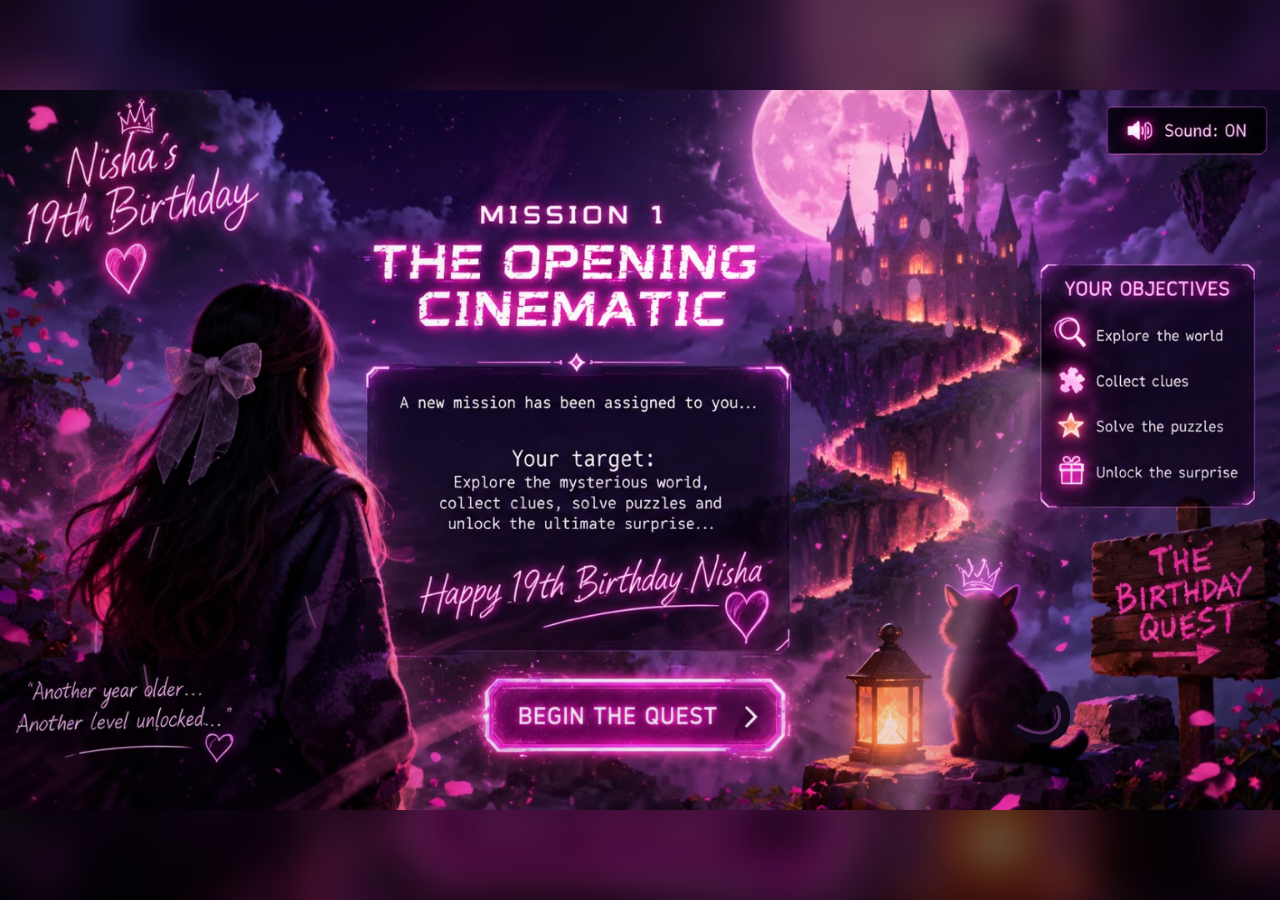
<file: new-birthday/index.html>
<!doctype html>
<html lang="en">
<head>
<meta charset="utf-8">
<meta name="viewport" content="width=device-width,initial-scale=1,viewport-fit=cover">
<meta name="theme-color" content="#100719">
<title>Nisha's 19th Birthday — The Birthday Quest</title>
<style>
*{box-sizing:border-box}html,body{margin:0;width:100%;height:100%;overflow:hidden;background:#100719}
.opening{position:relative;width:100%;height:100%;height:100dvh;overflow:hidden;background:#100719;isolation:isolate}
.backdrop{position:absolute;inset:-4%;width:108%;height:108%;object-fit:cover;filter:blur(18px) brightness(.42) saturate(1.35);opacity:.85;z-index:-2;transform:scale(1.05);animation:backdropDrift 24s ease-in-out infinite alternate}
.frame{position:absolute;left:50%;top:50%;width:min(100vw,177.7778vh);height:min(100vh,56.25vw);height:min(100dvh,56.25vw);aspect-ratio:16/9;transform:translate(-50%,-50%);overflow:hidden;isolation:isolate;animation:sceneDrift 18s ease-in-out infinite alternate}
.art{position:absolute;inset:0;display:block;width:100%;height:100%;object-fit:fill;z-index:-1}
.frame:after{content:"";position:absolute;inset:0;pointer-events:none;background:radial-gradient(ellipse at 70% 20%,transparent 25%,rgba(8,3,18,.08) 72%,rgba(8,3,18,.22));z-index:1}
.moon-glow{position:absolute;left:58%;top:-9%;width:24%;aspect-ratio:1;border-radius:50%;background:#ff82e5;opacity:.2;filter:blur(25px);animation:moonPulse 4.5s ease-in-out infinite;pointer-events:none}
.river-shimmer{position:absolute;left:64%;top:38%;width:25%;height:64%;transform:rotate(16deg);background:linear-gradient(90deg,transparent,rgba(255,91,220,.05) 25%,rgba(255,179,239,.42) 49%,rgba(255,55,206,.13) 56%,transparent 78%);filter:blur(5px);animation:riverFlow 5s ease-in-out infinite alternate;pointer-events:none}
.spark{position:absolute;width:3px;height:3px;border-radius:50%;background:#fff2ff;box-shadow:0 0 7px 2px #ff68e6;opacity:0;animation:twinkle var(--duration,3s) var(--delay,0s) ease-in-out infinite}
.petal{position:absolute;width:10px;height:15px;border-radius:100% 0 100% 0;background:linear-gradient(135deg,#ffb2ed,#f31bb7 65%,#9b1dd4);box-shadow:0 0 9px #ff38d766;opacity:0;animation:petalFloat var(--duration,9s) var(--delay,0s) linear infinite;pointer-events:none}
.begin-hit{position:absolute;left:36.5%;top:81.5%;width:25.5%;height:10.5%;border:0;border-radius:18px;background:transparent;cursor:pointer;touch-action:manipulation;z-index:3}
.begin-hit:focus-visible{outline:3px solid #ffd4fb;outline-offset:4px;box-shadow:0 0 22px #ff38d7}
.begin-hit:active{background:rgba(255,68,216,.13)}
.toast{position:absolute;left:50%;bottom:3%;transform:translate(-50%,12px);opacity:0;pointer-events:none;padding:12px 18px;border:1px solid #ff83e9;border-radius:10px;background:#170820f2;color:#fff1ff;font:500 15px system-ui,sans-serif;box-shadow:0 0 24px #ff38d755;transition:opacity .25s,transform .25s;text-align:center;width:max-content;max-width:90%;z-index:5}
.toast.show{opacity:1;transform:translate(-50%,0)}
@keyframes sceneDrift{0%{transform:translate(-50%,-50%) scale(1)}100%{transform:translate(calc(-50% - 4px),calc(-50% + 2px)) scale(1.025)}}
@keyframes backdropDrift{0%{transform:scale(1.05) translate(-1%,0)}100%{transform:scale(1.13) translate(1%,-1%)}}
@keyframes moonPulse{0%,100%{opacity:.13;transform:scale(.92)}50%{opacity:.34;transform:scale(1.08)}}
@keyframes riverFlow{0%{opacity:.35;translate:-7px -3px}100%{opacity:.8;translate:8px 5px}}
@keyframes twinkle{0%,100%{opacity:0;transform:scale(.4)}45%,65%{opacity:.9;transform:scale(1.25)}}
@keyframes petalFloat{0%{opacity:0;transform:translate3d(0,20px,0) rotate(0deg)}10%{opacity:.9}55%{transform:translate3d(22px,-220px,0) rotate(170deg)}90%{opacity:.75}100%{opacity:0;transform:translate3d(-12px,-420px,0) rotate(310deg)}}
@media(prefers-reduced-motion:reduce){.backdrop,.frame,.moon-glow,.river-shimmer,.spark,.petal{animation:none!important}.spark{opacity:.45}.petal{opacity:.15}}

.character-motion{position:absolute;inset:0;width:100%;height:100%;z-index:2;pointer-events:none;overflow:visible}
.hair-glints{stroke-dasharray:38 130;stroke-dashoffset:0;opacity:.55;animation:hairGlint 7s ease-in-out infinite}
.bow-glow{transform-origin:238px 344px;opacity:0;filter:blur(14px);animation:bowSway 4.8s ease-in-out infinite}
.castle-lights{opacity:.48;animation:windowFlicker 3.6s ease-in-out infinite}
.lantern-glow{opacity:.13;filter:blur(15px);transform-origin:1067px 758px;animation:lanternFlicker 1.8s ease-in-out infinite}
.cat-tail{transform-box:fill-box;transform-origin:0% 50%;animation:tailSway 2.4s ease-in-out infinite alternate}
.cat-tail-highlight{transform-box:fill-box;transform-origin:0% 50%;animation:tailSway 2.4s ease-in-out infinite alternate}
@keyframes hairGlint{0%,100%{stroke-dashoffset:0;opacity:.25}50%{stroke-dashoffset:-168;opacity:.85}}
@keyframes bowSway{0%,100%{opacity:0;transform:rotate(-2deg) scale(.98)}50%{opacity:.17;transform:rotate(3deg) scale(1.08)}}
@keyframes windowFlicker{0%,100%{opacity:.25}38%{opacity:.72}48%{opacity:.38}66%{opacity:.85}}
@keyframes lanternFlicker{0%,100%{opacity:.12;transform:scale(.92)}28%{opacity:.27;transform:scale(1.04)}43%{opacity:.1;transform:scale(.97)}67%{opacity:.24;transform:scale(1.08)}}
@keyframes tailSway{from{transform:rotate(-4deg)}to{transform:rotate(8deg)}}
@media(prefers-reduced-motion:reduce){.hair-glints,.bow-glow,.castle-lights,.lantern-glow,.cat-tail,.cat-tail-highlight{animation:none!important}}


/* Chapter two: first playable destination after the opening cinematic */
.chapter-two{position:absolute;inset:0;display:none;overflow:auto;z-index:10;padding:clamp(20px,4vw,54px);background:radial-gradient(ellipse at 50% 10%,#4b205f 0%,#1a0b2b 47%,#090611 100%);color:#fff0ff;font-family:system-ui,sans-serif}
.chapter-two.active{display:flex;flex-direction:column;align-items:center}
.chapter-top{width:min(100%,1100px);display:flex;align-items:center;justify-content:space-between;gap:14px}
.chapter-brand{font-family:Georgia,serif;font-style:italic;color:#ffb6ef;font-size:clamp(18px,2vw,25px);text-shadow:0 0 12px #ff3cc9}
.chapter-pill{border:1px solid #a54cbd;background:#170a27b8;border-radius:999px;padding:8px 13px;font-size:12px;letter-spacing:.15em;color:#f4c7ff}
.chapter-title{text-align:center;margin:clamp(32px,6vh,70px) auto 10px;font-size:clamp(12px,1.4vw,16px);letter-spacing:.34em;color:#ff9ce9}
.chapter-heading{text-align:center;font-family:Georgia,serif;font-size:clamp(34px,6vw,72px);line-height:1.02;margin:0;text-transform:uppercase;text-shadow:0 0 20px #f12dc2}
.chapter-intro{text-align:center;max-width:590px;line-height:1.65;color:#ddc9e9;margin:18px auto 30px;font-size:clamp(14px,1.5vw,18px)}
.map-board{position:relative;width:min(100%,1050px);min-height:270px;display:grid;grid-template-columns:repeat(3,minmax(0,1fr));gap:clamp(10px,2vw,24px);padding:clamp(15px,3vw,32px);border:1px solid #9e48b7;border-radius:24px;background:linear-gradient(140deg,#230d34d9,#12091fef);box-shadow:inset 0 0 45px #c82ae11c,0 0 35px #db2ad12b}
.map-board:before{content:"";position:absolute;inset:12px;border:1px dashed #d46fe34d;border-radius:16px;pointer-events:none}
.destination{position:relative;z-index:1;min-height:190px;border:1px solid #8d4b9c;border-radius:17px;padding:20px 12px;background:linear-gradient(180deg,#351442d9,#170c27f2);color:#fff1ff;text-align:center;cursor:pointer;transition:transform .25s,border-color .25s,box-shadow .25s;touch-action:manipulation}
.destination:hover,.destination:focus-visible{transform:translateY(-5px);border-color:#ff80e8;box-shadow:0 0 25px #e738d54a;outline:none}
.destination .portal{width:78px;height:78px;display:grid;place-items:center;margin:0 auto 14px;border-radius:50%;border:2px solid #f59ae9;background:radial-gradient(circle,#f85ad544,#5a247b55 55%,#15091e);box-shadow:0 0 18px #f02fc966,inset 0 0 15px #ed5be533;font-size:36px;animation:portalPulse 3s ease-in-out infinite}
.destination:nth-child(2) .portal{animation-delay:.7s}.destination:nth-child(3) .portal{animation-delay:1.4s}
.destination strong{display:block;font-size:clamp(14px,1.7vw,19px);letter-spacing:.04em}
.destination small{display:block;color:#cdb4dc;margin-top:7px;line-height:1.4}
.map-progress{margin:18px auto 0;color:#bca0ce;font-size:12px;letter-spacing:.12em;text-align:center}
.chapter-bottom{display:flex;justify-content:center;gap:12px;flex-wrap:wrap;margin:28px auto 8px}
.chapter-btn{border:1px solid #ff8be7;border-radius:12px;padding:13px 23px;background:linear-gradient(110deg,#6c1b83,#d51eaa 55%,#70218e);color:white;font-weight:750;letter-spacing:.07em;box-shadow:0 0 20px #ff35d64d;cursor:pointer}
.chapter-btn.secondary{background:#170a26;border-color:#845091;box-shadow:none;color:#efd9ff}
.chapter-note{font-size:12px;color:#a98ab9;text-align:center;margin:10px auto 0}
@keyframes portalPulse{0%,100%{box-shadow:0 0 14px #f02fc944,inset 0 0 12px #ed5be522;transform:scale(.98)}50%{box-shadow:0 0 28px #f02fc988,inset 0 0 22px #ed5be544;transform:scale(1.04)}}
@media(max-width:650px){.chapter-two{padding:18px 14px 30px}.chapter-title{margin-top:34px}.map-board{grid-template-columns:1fr;max-width:430px;gap:12px}.destination{min-height:0;display:grid;grid-template-columns:64px 1fr;grid-template-rows:auto auto;column-gap:14px;text-align:left;align-items:center;padding:13px}.destination .portal{grid-row:1/3;width:60px;height:60px;font-size:28px;margin:0}.destination strong{align-self:end}.destination small{align-self:start;margin-top:3px}.chapter-intro{margin-bottom:22px}.chapter-heading{font-size:clamp(32px,10vw,48px)}}


/* Animated mystery map, inspired by the supplied reference */
.chapter-two{padding:0;display:none;overflow:hidden;background:#0b0718}
.chapter-two.active{display:flex}
.map-scene{position:relative;width:100%;min-height:100%;flex:1;overflow:hidden;background:radial-gradient(ellipse at 52% 32%,#643078 0,#2c194c 32%,#130d2b 63%,#080714 100%)}
.map-sky{position:absolute;inset:0;overflow:hidden;background:radial-gradient(ellipse at 50% 24%,#e77ddd2b,transparent 43%),linear-gradient(180deg,#090b25 0%,#342052 45%,#130c27 100%)}
.map-sky:before{content:"";position:absolute;width:35vw;height:35vw;max-width:460px;max-height:460px;min-width:210px;min-height:210px;left:48%;top:8%;transform:translateX(-50%);border-radius:50%;background:radial-gradient(circle at 38% 35%,#ffd3f4,#f4a1e8 42%,#bb5dc9 68%,#713d9c);box-shadow:0 0 35px #f28ee888,0 0 100px #d14ddd55;animation:mapMoon 7s ease-in-out infinite alternate}
.map-sky:after{content:"";position:absolute;inset:0;background-image:radial-gradient(#ffe6ff 1px,transparent 1.5px),radial-gradient(#ff85ec 1px,transparent 1.5px);background-size:67px 61px,113px 97px;background-position:0 0,24px 41px;opacity:.48;animation:starfield 35s linear infinite}
.map-header{position:absolute;z-index:5;left:3%;right:3%;top:2%;display:flex;justify-content:space-between;align-items:flex-start;gap:15px;pointer-events:none}
.map-logo{font-family:'Great Vibes',cursive;font-size:clamp(28px,4vw,62px);color:#ffb9f1;line-height:.9;text-shadow:0 0 15px #ff3cc9}
.map-logo small{display:block;font-family:'Cinzel',serif;font-size:clamp(10px,1.3vw,18px);letter-spacing:.18em;line-height:1.7;margin-left:20px}
.map-counter{pointer-events:auto;display:flex;align-items:center;gap:12px;padding:12px 16px;border:1px solid #e88af6;border-radius:12px;background:#16091fce;box-shadow:0 0 22px #e72bdb45;font-size:clamp(11px,1.4vw,17px);color:#ffe6ff}
.map-counter b{font-size:clamp(18px,2.4vw,29px);color:#ff9dec;border-left:1px solid #b45bbd;padding-left:12px}
.map-tagline{position:absolute;z-index:3;left:2.5%;top:22%;width:145px;font-family:'Great Vibes',cursive;font-size:clamp(18px,2vw,29px);text-align:center;line-height:1.2;color:#ffd6f5;transform:rotate(-5deg);text-shadow:0 0 10px #f238d3}
.floating-island{position:absolute;z-index:1;width:clamp(100px,15vw,225px);height:clamp(70px,9vw,135px);background:linear-gradient(160deg,#6d397d,#2c1b46 58%,#0a0a1c 60%);clip-path:polygon(7% 12%,25% 0,75% 3%,95% 15%,100% 47%,77% 62%,63% 100%,43% 66%,15% 58%,0 37%);filter:drop-shadow(0 8px 13px #000);animation:islandFloat 5s ease-in-out infinite}
.floating-island:before{content:"";position:absolute;inset:3% 4% 45%;border-radius:45%;background:radial-gradient(ellipse,#ff7ce9aa,#b44cc455 50%,transparent 74%)}
.island-a{left:14%;top:33%;animation-delay:-1s}.island-b{left:35%;top:57%;width:clamp(120px,17vw,250px);height:clamp(80px,11vw,160px);animation-delay:-3s}.island-c{left:60%;top:37%;animation-delay:-2s}.island-d{right:2%;top:48%;width:clamp(110px,14vw,210px);animation-delay:-.5s}.island-e{left:49%;bottom:10%;width:clamp(110px,16vw,235px);height:clamp(70px,9vw,130px);animation-delay:-2.5s}
.waterfall{position:absolute;z-index:0;width:4px;height:130px;background:linear-gradient(180deg,#75caff,#b4f4ff66,transparent);filter:drop-shadow(0 0 7px #69caff);animation:waterFlow 2.8s linear infinite;opacity:.8}
.wf1{left:22%;top:44%;height:28%}.wf2{left:42%;top:65%;height:25%}.wf3{left:72%;top:48%;height:26%}
.castle-center{position:absolute;z-index:2;left:50%;top:17%;transform:translateX(-50%);text-align:center;filter:drop-shadow(0 0 14px #ff51d8);animation:castleHover 5s ease-in-out infinite}
.castle-art{font-size:clamp(70px,11vw,145px);line-height:1.1;text-shadow:0 0 18px #ff64e7}
.castle-caption{font-family:'Cinzel',serif;font-weight:700;font-size:clamp(14px,2vw,27px);color:#fff0ff;text-shadow:0 0 14px #ff49d5}
.map-nodes{position:absolute;inset:0;z-index:4}
.map-node{position:absolute;transform:translate(-50%,-50%);width:clamp(95px,12vw,160px);min-height:76px;border:0;background:transparent;color:#fff2ff;text-align:center;cursor:pointer;padding:4px 3px;text-shadow:0 2px 6px #10051a;transition:transform .2s,filter .2s;touch-action:manipulation}
.map-node:hover,.map-node:focus-visible{transform:translate(-50%,-50%) scale(1.08);filter:drop-shadow(0 0 10px #ff65e4);outline:none}
.node-num{display:block;font-family:'Cinzel',serif;font-size:clamp(18px,2.3vw,31px);font-weight:800;line-height:1.1}
.node-name{display:block;font-size:clamp(10px,1.35vw,17px);font-weight:700;line-height:1.12;margin-top:3px}
.node-icon{display:grid;place-items:center;width:clamp(35px,4.5vw,58px);height:clamp(35px,4.5vw,58px);margin:5px auto 0;border-radius:50%;border:1px solid #ffb4f4;background:radial-gradient(circle,#ed63dc88,#28103c 68%);box-shadow:0 0 14px #ff3ecb66;font-size:clamp(17px,2.4vw,30px);animation:nodePulse 3s ease-in-out infinite}
.map-node.done .node-icon{background:radial-gradient(circle,#74e7c688,#123a39 68%);border-color:#8affdf}
.map-node.current .node-icon{box-shadow:0 0 0 5px #ff4acb33,0 0 25px #ff4acb;animation:nodePulse 1.4s ease-in-out infinite}
.map-node.locked .node-icon:after{content:"🔒";position:absolute;right:15%;bottom:0;font-size:15px}
.node-1{left:24%;top:29%}.node-2{left:34%;top:48%}.node-3{left:43%;top:68%}.node-4{left:57%;top:80%}.node-5{left:70%;top:68%}.node-6{left:84%;top:61%}.node-7{left:91%;top:42%}.node-8{left:88%;top:31%}.node-9{left:76%;top:23%}.node-10{left:53%;top:27%}
.map-bottom{position:absolute;z-index:6;left:50%;bottom:2%;transform:translateX(-50%);width:min(90%,830px);display:flex;align-items:center;justify-content:center;gap:clamp(3px,1vw,12px);padding:10px 12px;border:1px solid #c960e055;border-radius:17px;background:#10081fdb;box-shadow:0 0 22px #e633d533;backdrop-filter:blur(8px)}
.map-step{width:clamp(25px,3.2vw,43px);height:clamp(25px,3.2vw,43px);border-radius:50%;border:1px solid #9750a8;background:#1a0c2a;color:#eed6ff;font-size:clamp(10px,1.2vw,15px);cursor:pointer}
.map-step.active{background:#ff7bdf;color:#2b0c31;box-shadow:0 0 17px #ff48d9;font-weight:900}
.map-step.done{border-color:#8bffdf;color:#8bffdf}
.map-step-arrow{border:0;background:transparent;color:#f9c4f1;font-size:clamp(22px,3vw,35px);cursor:pointer;padding:0 5px}
.map-toast{position:absolute;z-index:8;left:50%;top:50%;transform:translate(-50%,-50%) scale(.96);opacity:0;pointer-events:none;max-width:88%;padding:16px 22px;border:1px solid #ff92e9;border-radius:14px;background:#180923f2;box-shadow:0 0 32px #ff35cf66;color:#fff0ff;text-align:center;font-size:clamp(13px,1.6vw,18px);transition:.25s}
.map-toast.show{opacity:1;transform:translate(-50%,-50%) scale(1)}
@keyframes mapMoon{from{filter:brightness(.9);transform:translateX(-50%) scale(.98)}to{filter:brightness(1.12);transform:translateX(-50%) scale(1.04)}}
@keyframes starfield{to{background-position:67px 61px,137px 138px}}
@keyframes islandFloat{0%,100%{translate:0 0}50%{translate:0 -10px}}
@keyframes waterFlow{0%{background-position:0 0;opacity:.4}50%{opacity:1}100%{background-position:0 130px;opacity:.45}}
@keyframes castleHover{0%,100%{translate:0 0}50%{translate:0 -8px}}
@keyframes nodePulse{0%,100%{filter:brightness(.92);transform:scale(.98)}50%{filter:brightness(1.2);transform:scale(1.04)}}
@media(max-width:650px){
 .map-header{left:12px;right:12px;top:12px}.map-logo{font-size:30px}.map-logo small{font-size:9px;margin-left:5px}.map-counter{padding:8px 9px;gap:6px}.map-counter b{padding-left:7px}
 .map-tagline{display:none}.castle-center{top:15%}.castle-art{font-size:76px}
 .floating-island{opacity:.75}.island-a{left:3%;top:35%}.island-b{left:23%;top:57%}.island-c{left:51%;top:38%}.island-d{right:-5%;top:49%}.island-e{left:40%;bottom:13%}
 .map-node{width:80px;min-height:60px}.node-num{font-size:17px}.node-name{font-size:10px}.node-icon{width:31px;height:31px;font-size:16px;margin-top:3px}.node-1{left:19%;top:31%}.node-2{left:27%;top:48%}.node-3{left:37%;top:66%}.node-4{left:54%;top:80%}.node-5{left:69%;top:67%}.node-6{left:85%;top:60%}.node-7{left:90%;top:44%}.node-8{left:87%;top:31%}.node-9{left:74%;top:22%}.node-10{left:52%;top:26%}
 .map-bottom{bottom:10px;width:96%;gap:3px;padding:7px 5px}.map-step{width:clamp(22px,6vw,31px);height:clamp(22px,6vw,31px);font-size:10px}.map-step-arrow{font-size:22px;padding:0 2px}
}
@media(prefers-reduced-motion:reduce){.map-sky:before,.map-sky:after,.floating-island,.castle-center,.node-icon,.waterfall{animation:none!important}}


/* Detailed illustrated map artwork, not a pasted screenshot */
.map-art{position:absolute;inset:0;width:100%;height:100%;z-index:0;pointer-events:none}
.map-sky{z-index:0;background:transparent}
.map-sky:before,.map-sky:after{display:none}
.map-scene{background:#0b0718}
.map-header,.map-tagline,.map-nodes,.map-bottom,.map-toast{z-index:5}
.castle-center{top:23%;z-index:3;pointer-events:none;filter:drop-shadow(0 0 14px #ff51d8)}
.castle-caption{font-family:Georgia,serif;font-size:clamp(10px,1.25vw,17px);letter-spacing:.12em}
.map-firework{transform-origin:0 0;animation:fireworkPop 2.8s ease-out infinite;filter:drop-shadow(0 0 8px #ff75ed)}
.firework-two{animation-delay:.9s}.firework-three{animation-delay:1.7s}
.map-stars circle{animation:starTwinkle 2.8s ease-in-out infinite alternate}
.map-stars circle:nth-child(3n){animation-delay:.7s}.map-stars circle:nth-child(2n){animation-delay:1.4s}
.map-waterfalls path{stroke-dasharray:26 13;animation:waterfallRun 1.2s linear infinite}
.map-waterfalls path:nth-child(2){animation-delay:-.4s}.map-waterfalls path:nth-child(3){animation-delay:-.8s}
.grand-castle{transform-box:fill-box;transform-origin:center;animation:castleRise 5s ease-in-out infinite}
@keyframes fireworkPop{0%{opacity:0;scale:.35}20%{opacity:1}65%{opacity:.85;scale:1.08}100%{opacity:0;scale:1.3}}
@keyframes starTwinkle{from{opacity:.3}to{opacity:1}}
@keyframes waterfallRun{to{stroke-dashoffset:-78}}
@keyframes castleRise{0%,100%{translate:0 0}50%{translate:0 -5px}}
@media(max-width:650px){.map-art{width:150%;max-width:none;left:-25%}.castle-center{top:19%}.map-counter{max-width:58%;font-size:10px}.map-logo small{max-width:180px}}
@media(prefers-reduced-motion:reduce){.map-firework,.map-stars circle,.map-waterfalls path,.grand-castle{animation:none!important}}


/* Motion pass based on the user's reference video: restrained, layered, cinematic */
.map-art{transform-origin:50% 45%;animation:mapCameraDrift 18s ease-in-out infinite alternate}
.map-nebula{transform-origin:center;animation:nebulaBreathe 11s ease-in-out infinite alternate}
.map-node.current .node-icon{animation:currentLevelPulse 1.65s ease-in-out infinite}
.map-step.active{animation:stepPulse 1.65s ease-in-out infinite}
.map-node:not(.locked) .node-icon{position:relative}
.map-node:not(.locked) .node-icon:before{content:"";position:absolute;inset:-7px;border:1px solid #ff8fe8;border-radius:50%;opacity:0;animation:portalRing 2.6s ease-out infinite;pointer-events:none}
.map-bottom{box-shadow:0 0 22px #e633d533,inset 0 0 24px #d64ae40b}
.map-counter{animation:counterGlow 4s ease-in-out infinite}
.map-scene:after{content:"";position:absolute;inset:0;z-index:2;pointer-events:none;background:linear-gradient(110deg,transparent 30%,#ffd7fb08 47%,transparent 64%);background-size:230% 100%;animation:lightSweep 12s linear infinite}
@keyframes mapCameraDrift{0%{transform:scale(1);filter:saturate(1)}100%{transform:scale(1.025);filter:saturate(1.12)}}
@keyframes nebulaBreathe{0%{opacity:.7;transform:translate3d(-1%,0,0) scale(.98)}100%{opacity:1;transform:translate3d(1%,-1%,0) scale(1.04)}}
@keyframes currentLevelPulse{0%,100%{filter:brightness(.95);transform:scale(.97);box-shadow:0 0 0 4px #ff4acb22,0 0 16px #ff4acb88}50%{filter:brightness(1.35);transform:scale(1.07);box-shadow:0 0 0 9px #ff4acb12,0 0 31px #ff4acbcc}}
@keyframes stepPulse{0%,100%{box-shadow:0 0 12px #ff48d977;filter:brightness(1)}50%{box-shadow:0 0 25px #ff48d9,0 0 40px #ff48d966;filter:brightness(1.18)}}
@keyframes portalRing{0%{transform:scale(.8);opacity:.65}100%{transform:scale(1.65);opacity:0}}
@keyframes counterGlow{0%,100%{box-shadow:0 0 18px #e72bdb35}50%{box-shadow:0 0 28px #e72bdb70}}
@keyframes lightSweep{0%{background-position:150% 0}100%{background-position:-150% 0}}
@media(prefers-reduced-motion:reduce){.map-art,.map-nebula,.map-node.current .node-icon,.map-step.active,.map-counter,.map-scene:after,.map-node:not(.locked) .node-icon:before{animation:none!important}}


/* The user's actual 5-second map video is the map page */
.video-map-page{padding:0!important;overflow:hidden;background:#070510}
.video-map-page.active{display:flex!important;align-items:stretch;justify-content:stretch}
.video-map-stage{position:relative;display:flex;width:100%;height:100%;min-height:100%;align-items:center;justify-content:center;overflow:hidden;background:#070510}
.mystery-map-video{display:block;width:100%;height:100%;object-fit:contain;background:#070510}
.video-map-controls{position:absolute;z-index:12;left:0;right:0;bottom:max(12px,env(safe-area-inset-bottom));display:flex;justify-content:space-between;gap:12px;padding:0 clamp(12px,2.5vw,30px);pointer-events:none}
.video-control{pointer-events:auto;border:1px solid #f29be9;border-radius:999px;padding:10px 15px;background:#16091fdc;color:#fff1ff;font:600 12px system-ui,sans-serif;letter-spacing:.08em;box-shadow:0 0 18px #f43bd655;backdrop-filter:blur(8px);cursor:pointer}
.video-control:active{transform:scale(.97)}
.video-missing{position:absolute;inset:0;display:flex;flex-direction:column;align-items:center;justify-content:center;gap:12px;padding:28px;text-align:center;background:#100719;color:#ffeaff;font:16px system-ui,sans-serif}
.video-missing[hidden]{display:none}
.video-missing strong{font:700 25px Georgia,serif;color:#ffb3f1}
.video-missing span{max-width:430px;line-height:1.5}
.video-missing code{color:#ffc3f6}
@media(max-width:650px){.mystery-map-video{width:100%;height:100%;object-fit:contain}.video-control{font-size:10px;padding:9px 12px}}


.evidence-page{padding:0!important;overflow:auto;background:#090612;color:#fff0ff;font-family:system-ui,sans-serif}
.evidence-page.active{display:block!important}
.evidence-shell{position:relative;min-height:100%;padding:clamp(18px,3vw,42px);background:radial-gradient(ellipse at 50% -10%,#562060 0,transparent 45%),linear-gradient(145deg,#0c0717,#170b24 60%,#080611)}
.evidence-shell:before{content:"";position:fixed;inset:0;pointer-events:none;opacity:.2;background-image:radial-gradient(#ffcbfa 1px,transparent 1px);background-size:47px 47px}
.evidence-header{position:relative;z-index:1;display:flex;align-items:center;justify-content:space-between;gap:14px;border-bottom:1px solid #b958cb66;padding-bottom:16px}
.evidence-brand{font-family:Georgia,serif;font-size:clamp(17px,2vw,24px);font-style:italic;color:#ffb6f1;text-shadow:0 0 13px #ff38d6}
.evidence-brand span{display:block;font:10px system-ui,sans-serif;letter-spacing:.25em;color:#b99bcf;margin-top:5px}
.evidence-back,.case-answer button,.evidence-final button{border:1px solid #f38ee9;border-radius:9px;background:#240d31;color:#ffeaff;padding:10px 13px;font-size:11px;font-weight:800;letter-spacing:.1em;cursor:pointer}
.evidence-heading{position:relative;z-index:1;text-align:center;padding:clamp(28px,5vh,55px) 10px 25px}
.evidence-kicker{font-size:11px;letter-spacing:.32em;color:#f4a1ef;font-weight:800}
.evidence-heading h1{font-family:Georgia,serif;font-size:clamp(31px,5.2vw,65px);letter-spacing:.035em;margin:12px 0;text-shadow:0 0 22px #f42bd080}
.evidence-heading p{color:#d4bddd;font-size:clamp(13px,1.5vw,17px);margin:0 auto;max-width:620px;line-height:1.6}
.evidence-status{position:relative;z-index:1;display:flex;align-items:center;gap:14px;width:min(100%,850px);margin:0 auto 24px;font-size:10px;letter-spacing:.12em;color:#d7b6e4}
.evidence-track{height:7px;flex:1;border-radius:99px;background:#31173f;overflow:hidden;border:1px solid #71417d}.evidence-track i{display:block;width:0;height:100%;background:linear-gradient(90deg,#a82ad7,#ff76df);box-shadow:0 0 12px #ff50db;transition:width .35s}
.evidence-status b{white-space:nowrap;color:#ffb5f2}
.evidence-grid{position:relative;z-index:1;display:grid;grid-template-columns:repeat(3,minmax(0,1fr));gap:15px;width:min(100%,1100px);margin:0 auto}
.case-file{position:relative;min-width:0;padding:19px;border:1px solid #744386;border-radius:13px;background:linear-gradient(150deg,#21102eeb,#100a1ef7);box-shadow:inset 0 0 24px #c538db0b,0 8px 24px #0004;transition:border-color .25s,transform .25s,box-shadow .25s}
.case-file:before{content:"";position:absolute;left:0;top:18px;bottom:18px;width:3px;border-radius:0 3px 3px 0;background:#bc48d7}
.case-file.solved{border-color:#76e9c4;box-shadow:0 0 22px #5ef0c21c,inset 0 0 20px #5ef0c20b}.case-file.solved:before{background:#76e9c4}
.case-top{display:flex;align-items:center;justify-content:space-between;gap:8px;font-size:9px;letter-spacing:.17em;color:#b89acb}
.case-stamp{border:1px solid #b951ce;border-radius:4px;padding:4px 6px;color:#f2a0ef;font-size:8px}
.case-file.solved .case-stamp{border-color:#76e9c4;color:#8ff6d7}
.case-symbol{height:54px;display:grid;place-items:center;margin:8px auto 4px;color:#ff9fe9;font-family:Georgia,serif;font-size:40px;text-shadow:0 0 18px #f438d5}
.case-file h2{text-align:center;font-family:Georgia,serif;font-size:20px;margin:7px 0 10px;color:#fff0ff}
.case-file p{min-height:73px;margin:0 0 16px;text-align:center;color:#cfb9dc;font-size:12px;line-height:1.6}
.case-answer{display:flex;gap:7px}.case-answer input{min-width:0;width:100%;flex:1;border:1px solid #69417a;border-radius:7px;padding:10px;background:#0b0714;color:#fff0ff;font-size:12px;outline:none}
.case-answer input:focus{border-color:#ff85e5;box-shadow:0 0 0 3px #ff52d51a}.case-answer button{padding:9px 10px;font-size:9px;white-space:nowrap}
.case-answer button:disabled{opacity:.5;cursor:default}.case-result{min-height:17px;margin-top:9px;text-align:center;font-size:11px;color:#f6a9e9}.case-file.solved .case-result{color:#8ff6d7}
.evidence-final{position:relative;z-index:1;text-align:center;width:min(100%,650px);margin:30px auto;padding:30px;border:1px solid #ff8de8;border-radius:18px;background:#1a0b27ed;box-shadow:0 0 35px #f13acb2b}.evidence-final[hidden]{display:none}
.final-sigil{font-size:42px;color:#ffb5f1;text-shadow:0 0 22px #ff40d7}.evidence-final h2{font-family:Georgia,serif;letter-spacing:.08em}.evidence-final p{color:#dbc4e8;line-height:1.6}
.evidence-footer{position:relative;z-index:1;display:flex;justify-content:space-between;gap:12px;margin:32px auto 0;padding-top:15px;border-top:1px solid #b958cb44;color:#a889bd;font-size:9px;letter-spacing:.15em}.evidence-footer span{text-align:right}
@media(max-width:800px){.evidence-grid{grid-template-columns:repeat(2,minmax(0,1fr))}.case-file{padding:16px}.case-file p{min-height:80px}}
@media(max-width:520px){.evidence-shell{padding:14px}.evidence-grid{grid-template-columns:1fr;gap:12px}.case-file{padding:16px 18px}.case-file p{min-height:0}.evidence-heading{padding-top:32px}.evidence-status{gap:8px;font-size:9px}.evidence-footer{font-size:8px}.evidence-brand span{font-size:9px}}


/* NISHA: THE GAME — retro arcade / PS2 boot sequence */
.game-section{padding:0!important;overflow:auto!important;background:#080711;color:#f5f2ff;font-family:system-ui,Arial,sans-serif}
.game-section.active{display:block!important}
.game-shell{position:relative;isolation:isolate;min-height:100%;overflow:hidden;padding:clamp(13px,2.5vw,30px);background:radial-gradient(ellipse at 50% 12%,#32205a 0,#15132f 38%,#080711 82%);display:flex;flex-direction:column}
.game-scanlines{position:absolute;inset:0;z-index:-1;pointer-events:none;background:repeating-linear-gradient(0deg,#0000 0 3px,#0007 4px 5px);opacity:.23}
.game-noise{position:absolute;inset:0;z-index:-1;pointer-events:none;opacity:.22;background-image:radial-gradient(#c8a9ff 1px,transparent 1px);background-size:21px 21px;mask-image:linear-gradient(to bottom,#000,transparent 95%)}
.game-topbar{display:flex;align-items:center;justify-content:space-between;gap:12px;border-bottom:1px solid #6850a4;padding-bottom:13px}
.pixel-logo{font-weight:1000;letter-spacing:.09em;font-size:clamp(14px,2vw,22px);color:#fff;text-shadow:3px 3px 0 #8a39ff,-2px -2px 0 #ff43c6}
.pixel-logo span{display:block;font-size:9px;letter-spacing:.26em;color:#bba8f7;text-shadow:none;margin-top:4px}
.topbar-right{display:flex;align-items:center;gap:7px;flex-wrap:wrap;justify-content:flex-end}
.save-status{font-size:9px;letter-spacing:.13em;color:#80ffd9;display:flex;align-items:center;gap:6px}.save-status i{width:6px;height:6px;background:#80ffd9;border-radius:50%;box-shadow:0 0 8px #80ffd9}
.tiny-game-btn{border:1px solid #6552a0;background:#100d25;color:#e5d8ff;border-radius:4px;padding:8px 10px;font:800 9px ui-monospace,monospace;cursor:pointer}
.game-screen{position:relative;display:none;flex:1;min-height:0;width:min(100%,1000px);margin:0 auto;padding:clamp(22px,4vh,44px) 0;animation:screenIn .45s steps(5,end)}
.game-screen.active{display:flex;flex-direction:column;align-items:center;justify-content:center}
@keyframes screenIn{from{opacity:0;transform:translateY(8px);filter:brightness(2)}to{opacity:1;transform:translateY(0);filter:brightness(1)}}
.boot-orbit{width:clamp(120px,18vw,190px);aspect-ratio:1;position:relative;display:grid;place-items:center;margin:0 auto 22px}
.boot-core{width:48%;height:48%;display:grid;place-items:center;border:3px solid #fff;background:linear-gradient(145deg,#ff43cb,#6a39ff);box-shadow:0 0 18px #ff43cb,0 0 65px #9a39ff;border-radius:50%;font:1000 clamp(30px,5vw,48px) ui-monospace,monospace;position:relative}
.boot-core span{position:absolute;right:-12px;bottom:-5px;font-size:12px;color:#80ffd9;text-shadow:0 0 9px #80ffd9}
.orbit-ring{position:absolute;inset:0;border:1px dashed #b7a0ff;border-radius:50%;animation:orbitSpin 9s linear infinite}.ring-b{inset:12%;border-style:solid;border-color:#ff70df88;animation-direction:reverse;animation-duration:6s}
.boot-pixel{position:absolute;width:9px;height:9px;background:#80ffd9;box-shadow:0 0 12px #80ffd9;animation:pixelBlink 1.2s steps(2,end) infinite}.p1{top:8%;right:12%}.p2{bottom:12%;left:5%;background:#ff75df;box-shadow:0 0 12px #ff75df;animation-delay:.4s}.p3{right:0;bottom:33%;animation-delay:.8s}
@keyframes orbitSpin{to{transform:rotate(360deg)}}@keyframes pixelBlink{50%{opacity:.15;transform:scale(.5)}}
.boot-kicker,.screen-label{font:800 10px ui-monospace,monospace;letter-spacing:.25em;color:#80ffd9;text-align:center}
.glitch-title{position:relative;font:1000 clamp(25px,5vw,58px) ui-monospace,monospace;letter-spacing:.02em;text-align:center;margin:14px 0;color:#fff;text-shadow:4px 0 #ff3fc8,-4px 0 #42e8ff,0 0 30px #ad56ff}
.boot-copy{font:800 12px ui-monospace,monospace;letter-spacing:.13em;color:#e6d8ff;text-align:center}.loading-dots{animation:pixelBlink .6s steps(2,end) infinite}
.loading-bar{width:min(360px,80%);height:8px;border:1px solid #8d76c9;padding:2px;margin:12px auto;background:#0a0918}.loading-bar i{display:block;width:100%;height:100%;background:linear-gradient(90deg,#45e8ff,#ff48d2);box-shadow:0 0 12px #ff48d2}
.boot-small{font:9px ui-monospace,monospace;letter-spacing:.1em;color:#9d91bd;text-align:center;margin:15px 0 24px}
.pixel-button{border:2px solid #c5b3ff;box-shadow:4px 4px 0 #6e38b7,0 0 25px #9d45ff30;background:#17102c;color:#fff;padding:15px 22px;min-height:49px;font:900 11px ui-monospace,monospace;letter-spacing:.1em;cursor:pointer;clip-path:polygon(0 0,calc(100% - 9px) 0,100% 9px,100% 100%,9px 100%,0 calc(100% - 9px));transition:transform .12s,filter .12s;touch-action:manipulation}
.pixel-button:hover:not(:disabled){filter:brightness(1.3);transform:translate(-2px,-2px)}.pixel-button:active:not(:disabled){transform:translate(2px,2px);box-shadow:1px 1px 0 #6e38b7}.pixel-button:disabled{opacity:.35;cursor:not-allowed}
.primary-button{background:linear-gradient(100deg,#6c2dba,#c42a9e);border-color:#ffb8ef;box-shadow:0 0 25px #f93bce55,4px 4px 0 #4c2482;min-width:210px}
.screen-label{color:#ff80df}.pixel-heading{font:1000 clamp(25px,4.5vw,48px) ui-monospace,monospace;letter-spacing:-.04em;text-align:center;margin:10px 0;text-shadow:3px 3px 0 #7a37c9,0 0 22px #c139f155}
.screen-subtitle{color:#bdb2d9;text-align:center;font-size:12px;line-height:1.6;margin:7px auto 22px;max-width:600px}
.character-panel{width:min(100%,700px);display:grid;grid-template-columns:minmax(150px,.7fr) 1.3fr;gap:20px;border:1px solid #6952a0;background:#100d22d9;padding:clamp(15px,3vw,28px);box-shadow:inset 0 0 30px #7146c51b}
.pixel-avatar{position:relative;min-height:230px;display:flex;flex-direction:column;align-items:center;justify-content:center;border:1px dashed #6552a0;background:radial-gradient(circle,#453078,#17112c 70%);overflow:hidden}
.avatar-crown{font-size:37px;color:#ffe77d;text-shadow:0 0 15px #ffdf6a;animation:floatTiny 2s ease-in-out infinite}.avatar-face{width:96px;height:96px;display:grid;place-items:center;margin:5px 0;background:#ff9bda;color:#421850;border:5px solid #ffe2fb;box-shadow:8px 8px 0 #7c38b3;font:1000 31px ui-monospace,monospace;image-rendering:pixelated}
.avatar-name{font:1000 16px ui-monospace,monospace;letter-spacing:.3em;margin-top:16px;color:#fff;text-shadow:0 0 12px #ff4bc9}.avatar-spark{position:absolute;right:12%;top:18%;color:#80ffd9;font-size:20px;animation:pixelBlink 1s steps(2,end) infinite}
@keyframes floatTiny{50%{transform:translateY(-5px)}}
.stat-panel{display:flex;flex-direction:column;justify-content:center;gap:14px}.player-rank{display:flex;justify-content:space-between;color:#80ffd9;font:800 10px ui-monospace,monospace;letter-spacing:.1em;margin-bottom:3px}.player-rank span{color:#ff85e2}
.stat-row{display:grid;grid-template-columns:100px 1fr 35px;gap:8px;align-items:center;font:800 9px ui-monospace,monospace;color:#d9caff}.stat-row b{text-align:right;color:#fff}
.stat-bar{height:8px;background:#2a2245;border:1px solid #504171}.stat-bar i{display:block;height:100%;background:linear-gradient(90deg,#55e9ff,#b14cff,#ff54c9);box-shadow:0 0 8px #b14cff}
.fake-warning{font:9px ui-monospace,monospace;color:#ffca7b;border-top:1px solid #55406f;padding-top:10px}
.achievement-pop{margin:17px 0 19px;padding:10px 14px;border-left:3px solid #ffdd78;background:#2b221b;display:flex;flex-direction:column;gap:4px;opacity:0;transform:translateX(10px);animation:achievementSlide .5s .7s forwards}
.achievement-pop span{font:800 8px ui-monospace,monospace;letter-spacing:.13em;color:#ffdd78}.achievement-pop b{font:900 10px ui-monospace,monospace;color:#fff}
@keyframes achievementSlide{to{opacity:1;transform:translateX(0)}}
.hud{width:100%;display:flex;justify-content:space-between;align-items:center;gap:10px;flex-wrap:wrap;font:800 9px ui-monospace,monospace;letter-spacing:.1em;color:#a99bd0;border-bottom:1px solid #544277;padding-bottom:12px}
.lives{color:#ff62c8;letter-spacing:.2em}.lives.low{animation:pixelBlink .6s steps(2,end) infinite;color:#ff5a5a}
.dungeon-grid{display:grid;grid-template-columns:repeat(5,minmax(0,1fr));gap:9px;width:100%}
.enemy-card{min-width:0;display:flex;flex-direction:column;align-items:center;gap:9px;text-align:center;padding:12px 9px;border:1px solid #56477d;background:#131027;color:#f4eaff;cursor:pointer;transition:transform .15s,border-color .15s,background .15s}
.enemy-card:hover:not(.defeated){transform:translateY(-4px);border-color:#ff78df}.enemy-card.defeated{border-color:#80ffd9;background:#102523;opacity:.65;cursor:default}.enemy-sprite{font-size:clamp(24px,4vw,43px);filter:drop-shadow(0 0 10px #a04dff);animation:floatTiny 2.2s ease-in-out infinite}.enemy-card b{font:900 9px ui-monospace,monospace;color:#ffb6ef;line-height:1.5}.enemy-card small{font-size:10px;line-height:1.5;color:#bdb1d6;flex:1}.enemy-hp{width:100%;font:800 8px ui-monospace,monospace;color:#ff8fca;text-align:left}.enemy-hp i{display:block;height:5px;margin-top:4px;background:#ff58c9;transition:width .2s;width:100%}
.level-message{min-height:34px;margin:18px 0;text-align:center;color:#80ffd9;font:800 10px ui-monospace,monospace;letter-spacing:.04em}
.boss-arena{position:relative;isolation:isolate;width:min(100%,550px);padding:24px;border:1px solid #a14bd0;background:radial-gradient(ellipse at 50% 35%,#46205f,#100c22 75%);text-align:center;overflow:hidden}
.boss-aura{position:absolute;z-index:-1;inset:10% 20%;background:#b23cff;filter:blur(60px);opacity:.3;animation:auraPulse 2s ease-in-out infinite}
@keyframes auraPulse{50%{opacity:.65;transform:scale(1.2)}}
.boss-sprite{font-size:clamp(75px,12vw,125px);filter:drop-shadow(0 0 20px #ff42c8);animation:bossHover 1.4s ease-in-out infinite alternate;transition:filter .2s,transform .2s}
@keyframes bossHover{to{transform:translateY(-8px) rotate(2deg)}}.boss-sprite.hit{filter:brightness(3) drop-shadow(0 0 35px #fff);transform:translateX(10px) rotate(10deg)}
.boss-name{font:1000 17px ui-monospace,monospace;color:#ffb6ef;letter-spacing:.15em;margin:6px 0 20px}
.boss-hp-label{display:flex;justify-content:space-between;font:800 9px ui-monospace,monospace;color:#e4d7ff;margin-bottom:6px}
.boss-health{height:13px;padding:2px;border:1px solid #ff7cde;background:#210b26}.boss-health i{display:block;width:100%;height:100%;background:linear-gradient(90deg,#ff3f9e,#ff8a53);transition:width .25s}
.boss-dialog{margin:18px 0 0;font:900 10px ui-monospace,monospace;color:#d6c7f2;min-height:30px}
.attack-button{margin:18px 0;background:#5c163f;border-color:#ff83c8}
.victory-stamp{font:1000 clamp(30px,7vw,74px) ui-monospace,monospace;color:#fff;text-shadow:4px 4px 0 #fb3acb,-4px -4px 0 #32dfff,0 0 35px #ff36ce;animation:victoryPulse 1s ease-in-out infinite alternate}
@keyframes victoryPulse{to{transform:scale(1.04);filter:brightness(1.3)}}
.victory-title{font-size:clamp(33px,6vw,64px);color:#ffe2fa}
.victory-card{width:min(100%,650px);border:1px solid #8a6bcd;padding:clamp(20px,4vw,36px);background:#110d25eF;box-shadow:0 0 30px #b343ed22;text-align:center;position:relative}
.victory-card:before{content:"";position:absolute;inset:8px;border:1px dashed #6852a0;pointer-events:none}
.cake-pixel{font-size:45px;filter:drop-shadow(0 0 12px #ff63db);animation:floatTiny 2s ease-in-out infinite}.victory-kicker{font:800 9px ui-monospace,monospace;letter-spacing:.15em;color:#80ffd9;margin:10px 0}
.victory-card h2{font:1000 clamp(19px,3vw,28px) ui-monospace,monospace;color:#ffb9ef;line-height:1.4}.victory-card p{color:#d4c7e7;line-height:1.75;font-size:13px}.friend-signoff{margin:20px 0 12px;font:900 13px ui-monospace,monospace;color:#fff;text-shadow:0 0 12px #ff4ecf}.platonic-stamp{display:inline-block;border:1px solid #6852a0;padding:7px 9px;font:800 8px ui-monospace,monospace;letter-spacing:.06em;color:#b4a5d8}
.victory-confetti{position:absolute;inset:0;pointer-events:none;overflow:hidden}.confetti-bit{position:absolute;top:-20px;width:8px;height:12px;background:var(--c);animation:confettiFall var(--d) linear infinite;animation-delay:var(--delay);left:var(--x)}
@keyframes confettiFall{to{transform:translateY(115vh) rotate(700deg)}}
.game-footer{display:flex;justify-content:space-between;gap:8px;border-top:1px solid #433461;padding-top:12px;font:800 8px ui-monospace,monospace;letter-spacing:.08em;color:#776c9d}
.achievement-toast{position:fixed;z-index:20;right:20px;top:75px;max-width:min(340px,85vw);padding:13px 16px;border:1px solid #ffdb77;background:#2c211b;color:#fff2c4;font:900 10px ui-monospace,monospace;box-shadow:0 0 22px #ffdc7733;opacity:0;transform:translateY(-10px);transition:.3s;pointer-events:none}
.achievement-toast.show{opacity:1;transform:translateY(0)}
.konami-note{font:8px ui-monospace,monospace;color:#675a89;margin-top:12px;text-align:center}
@media(max-width:650px){.game-shell{padding:12px}.save-status{display:none}.game-topbar{align-items:flex-start}.tiny-game-btn{padding:7px}.character-panel{grid-template-columns:1fr;gap:12px}.pixel-avatar{min-height:160px}.avatar-face{width:74px;height:74px}.dungeon-grid{grid-template-columns:repeat(2,minmax(0,1fr))}.enemy-card:last-child{grid-column:1/-1}.enemy-card{min-height:145px}.game-screen{padding:25px 0}.stat-row{grid-template-columns:95px 1fr 35px}.victory-card p{font-size:12px}.hud{font-size:8px}}
@media(prefers-reduced-motion:reduce){.game-screen,.orbit-ring,.boot-pixel,.avatar-crown,.avatar-spark,.enemy-sprite,.boss-aura,.boss-sprite,.victory-stamp,.cake-pixel,.confetti-bit{animation:none!important}}

</style>
</head>
<body>
<main class="opening" aria-label="Nisha's birthday opening screen">
<img class="backdrop" src="1000005863-1.png" alt="" aria-hidden="true">
<div class="frame" id="frame">
<img class="art" id="openingArt" src="1000005863-1.png" alt="Nisha's 19th Birthday — The Opening Cinematic" fetchpriority="high">
<div class="moon-glow"></div><div class="river-shimmer"></div><svg class="character-motion" viewBox="0 0 1536 864" preserveAspectRatio="none" aria-hidden="true">
 <defs>
  <filter id="pinkGlow"><feGaussianBlur stdDeviation="4" result="b"/><feMerge><feMergeNode in="b"/><feMergeNode in="SourceGraphic"/></feMerge></filter>
  <linearGradient id="hairShine" x1="0" y1="0" x2="1" y2="1"><stop stop-color="#ffb6f0" stop-opacity="0"/><stop offset=".5" stop-color="#ff7fe1" stop-opacity=".8"/><stop offset="1" stop-color="#ffb6f0" stop-opacity="0"/></linearGradient>
 </defs>
 <!-- tiny glints drifting along the girl's hair edge -->
 <g class="hair-glints" fill="none" stroke="url(#hairShine)" stroke-width="2.5" stroke-linecap="round" filter="url(#pinkGlow)">
  <path d="M163 477 Q128 550 118 625 T130 735"/>
  <path d="M190 525 Q162 602 172 682 T203 786"/>
  <path d="M315 450 Q352 510 361 577 T398 677"/>
 </g>
 <!-- soft moving light on the bow, without covering its artwork -->
 <ellipse class="bow-glow" cx="238" cy="344" rx="47" ry="34" fill="#ff83e8"/>
 <!-- window glows on the castle -->
 <g class="castle-lights" fill="#ff9bdf" filter="url(#pinkGlow)">
  <ellipse cx="1070" cy="120" rx="7" ry="13"/><ellipse cx="1110" cy="166" rx="6" ry="12"/>
  <ellipse cx="1040" cy="224" rx="6" ry="11"/><ellipse cx="1097" cy="240" rx="8" ry="14"/>
  <ellipse cx="1005" cy="285" rx="5" ry="10"/><ellipse cx="1139" cy="287" rx="5" ry="10"/>
 </g>
 <!-- lantern flicker glow -->
 <ellipse class="lantern-glow" cx="1067" cy="758" rx="47" ry="58" fill="#ffad48"/>
 <!-- an animated tail-shaped overlay following the cat silhouette -->
 <path class="cat-tail" d="M1222 767 C1260 789 1284 765 1273 739 C1267 726 1256 727 1253 740" fill="none" stroke="#10091a" stroke-width="17" stroke-linecap="round"/>
 <path class="cat-tail-highlight" d="M1222 763 C1257 784 1279 763 1269 740" fill="none" stroke="#5e2c64" stroke-width="3.5" stroke-linecap="round"/>
</svg>
<button class="begin-hit" id="begin" aria-label="Begin the quest" title="Begin the quest"></button>
</div>

<section class="chapter-two game-section" id="chapterTwo" aria-label="Nisha The Game">
 <div class="game-shell">
  <div class="game-scanlines"></div><div class="game-noise"></div>
  <header class="game-topbar"><span class="pixel-logo">NISHA<span>://THE GAME</span></span><div class="topbar-right"><span class="save-status"><i></i> PLAYER 001 · ONLINE</span><button id="soundToggle" class="tiny-game-btn" type="button">♫ SOUND: OFF</button><button id="backToOpening" class="tiny-game-btn" type="button">↩ EXIT</button></div></header>
  <div class="game-screen active" id="screenBoot">
   <div class="boot-orbit"><div class="orbit-ring ring-a"></div><div class="orbit-ring ring-b"></div><div class="boot-core">N<span>19</span></div><div class="boot-pixel p1"></div><div class="boot-pixel p2"></div><div class="boot-pixel p3"></div></div>
   <div class="boot-kicker">NISHA ENTERTAINMENT SYSTEM</div><h1 class="glitch-title" data-text="NISHA OS v19.0">NISHA OS v19.0</h1><p class="boot-copy">INITIALIZING BIRTHDAY CHAOS<span class="loading-dots">...</span></p>
   <div class="loading-bar"><i id="bootProgress"></i></div><p class="boot-small">DO NOT PANIC. THIS IS PROBABLY SAFE.</p>
   <button class="pixel-button primary-button" id="bootStart" type="button">▶ PRESS START</button>
  </div>
  <div class="game-screen" id="screenCharacter">
   <div class="screen-label">PLAYER SETUP // LEVEL 01</div><h1 class="pixel-heading">CHARACTER SELECT</h1><p class="screen-subtitle">One player detected. Questionable stats detected.</p>
   <div class="character-panel"><div class="pixel-avatar"><div class="avatar-crown">♛</div><div class="avatar-face">:D</div><div class="avatar-spark">✦</div><div class="avatar-name">NISHA</div></div><div class="stat-panel"><div class="player-rank">PLAYER 001 <span>LV. 19</span></div><div class="stat-row"><span>CHAOS</span><div class="stat-bar"><i style="width:99%"></i></div><b>99</b></div><div class="stat-row"><span>SLEEP</span><div class="stat-bar"><i style="width:2%"></i></div><b>0</b></div><div class="stat-row"><span>REPLIES BACK</span><div class="stat-bar"><i style="width:12%"></i></div><b>12%</b></div><div class="stat-row"><span>DRAMA RESIST.</span><div class="stat-bar"><i style="width:83%"></i></div><b>83</b></div><div class="stat-row"><span>MAIN CHARACTER</span><div class="stat-bar"><i style="width:100%"></i></div><b>MAX</b></div><div class="fake-warning">⚠ STATS ARE 100% UNVERIFIED.</div></div></div>
   <div class="achievement-pop" id="achievementPop"><span>🏆 ACHIEVEMENT UNLOCKED</span><b>SURVIVED 19 YEARS OF CHAOS</b></div><button class="pixel-button" id="toRoast" type="button">CONTINUE TO LEVEL 02 <span>→</span></button>
  </div>
  <div class="game-screen" id="screenRoast">
   <div class="hud"><span>LEVEL 02 // ROAST DUNGEON</span><span class="lives" id="livesDisplay">♥ ♥ ♥</span><span id="roastScore">ENEMIES DEFEATED: 0/5</span></div>
   <h1 class="pixel-heading">THE ROAST DUNGEON</h1><p class="screen-subtitle">Tap the enemies. Defeat the nonsense. Save the kingdom or whatever.</p>
   <div class="dungeon-grid" id="dungeonGrid">
    <button class="enemy-card" data-enemy="0" type="button"><span class="enemy-sprite">👾</span><b>THE PROCRASTINATOR</b><small>“I'll do it in 5 minutes.” — last seen 3 business days ago.</small><span class="enemy-hp">HP <i></i></span></button>
    <button class="enemy-card" data-enemy="1" type="button"><span class="enemy-sprite">📱</span><b>THE SCROLL DEMON</b><small>Opened one app. Woke up in another calendar year.</small><span class="enemy-hp">HP <i></i></span></button>
    <button class="enemy-card" data-enemy="2" type="button"><span class="enemy-sprite">🛌</span><b>THE SNOOZE BOSS</b><small>Five more minutes. A legendary lie.</small><span class="enemy-hp">HP <i></i></span></button>
    <button class="enemy-card" data-enemy="3" type="button"><span class="enemy-sprite">🌀</span><b>THE OVERTHINKER</b><small>Replayed a conversation from 2019 in 4K.</small><span class="enemy-hp">HP <i></i></span></button>
    <button class="enemy-card" data-enemy="4" type="button"><span class="enemy-sprite">🧦</span><b>THE MISSING SOCK</b><small>Its location remains classified by the universe.</small><span class="enemy-hp">HP <i></i></span></button>
   </div>
   <div class="level-message" id="roastMessage" aria-live="polite">CLICK AN ENEMY TO BONK IT. VERY SCIENTIFIC.</div><button class="pixel-button" id="toBoss" type="button" disabled>UNLOCK BOSS FIGHT <span>→</span></button>
  </div>
  <div class="game-screen" id="screenBoss">
   <div class="screen-label">LEVEL 03 // FINAL ENCOUNTER</div><h1 class="pixel-heading boss-title">THE FINAL BOSS</h1><p class="screen-subtitle">A terrifying force. No known weaknesses. One birthday candle.</p>
   <div class="boss-arena"><div class="boss-aura"></div><div class="boss-sprite" id="bossSprite">👹</div><div class="boss-name">BEING 19</div><div class="boss-hp-label"><span>BOSS HP</span><span id="bossHpText">100%</span></div><div class="boss-health"><i id="bossHealth"></i></div><div class="boss-dialog" id="bossDialog">“YOU HAVE UNLOCKED… RESPONSIBILITIES.”</div></div>
   <button class="pixel-button attack-button" id="attackBoss" type="button">⚔ ATTACK WITH BIRTHDAY ENERGY</button><p class="screen-subtitle tiny-note">No actual responsibilities were harmed in this battle.</p>
  </div>
  <div class="game-screen" id="screenVictory">
   <div class="victory-confetti" id="victoryConfetti"></div><div class="victory-stamp">★ YOU WIN ★</div><div class="screen-label">LEVEL COMPLETE // ALL ACHIEVEMENTS UNLOCKED</div><h1 class="pixel-heading victory-title">GG, NISHA!</h1><div class="victory-card"><div class="cake-pixel">🎂</div><div class="victory-kicker">PLAYER 001 HAS REACHED LEVEL 19</div><h2>HAPPY 19TH BIRTHDAY!</h2><p>Congratulations on unlocking a brand-new level of life. May this year bring you ridiculous amounts of laughter, lovely surprises, good people, and memories that make you smile long after the day is over.</p><p>Keep being wonderfully, unapologetically you. May your luck be legendary, your snacks never run out, your problems have low HP, and your next year be full of moments worth celebrating.</p><div class="friend-signoff">GG, Nisha. Have an absolutely iconic birthday. 💗</div><div class="platonic-stamp">FRIENDSHIP DLC · 100% WHOLESOME · ZERO ROMANCE PATCHES</div></div>
   <button class="pixel-button" id="playAgain" type="button">↻ REPLAY THE CHAOS</button><div class="konami-note">Psst… try ↑ ↑ ↓ ↓ ← → ← → B A</div>
  </div>
  <div class="game-footer"><span>© NISHA OS v19.0</span><span id="footerMessage">PRESS START WHEN READY</span><span>NO SKILL REQUIRED</span></div>
  <div class="achievement-toast" id="achievementToast" role="status" aria-live="polite"></div>
 </div>
</section>
<div class="toast" id="status" role="status" aria-live="polite"></div>
</main>
<script>
const art=document.getElementById('openingArt');
const frame=document.getElementById('frame');
const status=document.getElementById('status');
function addAtmosphere(){
 for(let i=0;i<42;i++){
  const s=document.createElement('i');s.className='spark';
  s.style.left=(Math.random()*100)+'%';s.style.top=(Math.random()*100)+'%';
  s.style.setProperty('--delay',(Math.random()*5)+'s');s.style.setProperty('--duration',(2+Math.random()*4)+'s');
  frame.appendChild(s);
 }
 for(let i=0;i<13;i++){
  const p=document.createElement('i');p.className='petal';
  p.style.left=(Math.random()*100)+'%';p.style.top=(55+Math.random()*65)+'%';
  p.style.setProperty('--delay',(Math.random()*10)+'s');p.style.setProperty('--duration',(8+Math.random()*8)+'s');
  p.style.transform='scale('+(0.55+Math.random()*.8)+')';
  frame.appendChild(p);
 }
}
addAtmosphere();
const chapterTwo=document.getElementById('chapterTwo');
const gameScreens=['screenBoot','screenCharacter','screenRoast','screenBoss','screenVictory'];
let gameStarted=false, soundOn=false, lives=3, defeated=new Set(), bossHP=100, konamiBuffer=[], soundContext=null, toastTimer;
function showGame(){frame.style.display='none';chapterTwo.classList.add('active');status.classList.remove('show');}
function showOpening(){chapterTwo.classList.remove('active');frame.style.display='block';}
function showScreen(id,label){gameScreens.forEach(s=>document.getElementById(s).classList.toggle('active',s===id));document.getElementById('footerMessage').textContent=label||'NISHA OS v19.0';}
document.getElementById('begin').addEventListener('click',()=>{showGame();gameStarted=true;showScreen('screenBoot','SYSTEM BOOT COMPLETE');document.getElementById('bootProgress').style.width='100%';});
document.getElementById('backToOpening').addEventListener('click',showOpening);
function beep(freq=440,duration=.07,type='square',volume=.035){
 if(!soundOn)return;
 try{soundContext=soundContext||new(window.AudioContext||window.webkitAudioContext)();const osc=soundContext.createOscillator(),gain=soundContext.createGain();osc.type=type;osc.frequency.value=freq;gain.gain.value=volume;gain.gain.exponentialRampToValueAtTime(.001,soundContext.currentTime+duration);osc.connect(gain);gain.connect(soundContext.destination);osc.start();osc.stop(soundContext.currentTime+duration);}catch(e){}
}
document.getElementById('soundToggle').addEventListener('click',()=>{soundOn=!soundOn;document.getElementById('soundToggle').textContent=soundOn?'♫ SOUND: ON':'♫ SOUND: OFF';if(soundOn){beep(660,.08);setTimeout(()=>beep(880,.08),100);}});
function achievement(message){const t=document.getElementById('achievementToast');t.textContent='★ ACHIEVEMENT UNLOCKED: '+message;t.classList.add('show');clearTimeout(toastTimer);toastTimer=setTimeout(()=>t.classList.remove('show'),2500);beep(880,.12,'square',.045);setTimeout(()=>beep(1175,.18,'square',.04),100);}
document.getElementById('bootStart').addEventListener('click',()=>{beep(520,.06);setTimeout(()=>beep(760,.09),80);showScreen('screenCharacter','PLAYER SELECTED: NISHA');achievement('SURVIVED 19 YEARS OF CHAOS');});
document.getElementById('toRoast').addEventListener('click',()=>{showScreen('screenRoast','LEVEL 02: ROAST DUNGEON');beep(520,.08);});
const roastLines=['BONK! Enemy has been sent to think about its life choices.','CRITICAL HIT! The audacity took 999 damage.','ENEMY DEFEATED. Absolutely no refunds.','Combo unlocked: professional nonsense destroyer.','A historic victory for pressing buttons.'];
document.querySelectorAll('.enemy-card').forEach(card=>card.addEventListener('click',()=>{
 const n=Number(card.dataset.enemy);if(defeated.has(n))return;
 defeated.add(n);card.classList.add('defeated');card.querySelector('.enemy-hp i').style.width='0%';card.querySelector('.enemy-sprite').textContent='💥';
 document.getElementById('roastScore').textContent='ENEMIES DEFEATED: '+defeated.size+'/5';
 lives=Math.max(0,lives-1);const lifeText=document.getElementById('livesDisplay');lifeText.textContent='♥ '.repeat(lives)+'♡ '.repeat(3-lives);lifeText.classList.toggle('low',lives===1);
 document.getElementById('roastMessage').textContent=roastLines[n];beep(220+n*70,.09,'square',.04);
 if(defeated.size===5){document.getElementById('toBoss').disabled=false;achievement('BONKED FIVE (5) PROBLEMS');document.getElementById('roastMessage').textContent='DUNGEON CLEARED. HR WOULD LIKE A WORD.';}
}));
document.getElementById('toBoss').addEventListener('click',()=>{showScreen('screenBoss','FINAL BOSS ENCOUNTER');beep(140,.2,'sawtooth',.035);});
const bossLines=['THE BOSS IS CONFUSED BY YOUR CONFIDENCE.','CRITICAL HIT: RESPONSIBILITY REPELLED.','THE BOSS HAS FILED A COMPLAINT.','HP LOW. BIRTHDAY ENERGY HIGH.','THE BOSS IS QUESTIONING ITS CAREER.'];
let bossAttacks=0;
document.getElementById('attackBoss').addEventListener('click',()=>{
 if(bossHP<=0)return;
 bossAttacks++;bossHP=Math.max(0,bossHP-25);const sprite=document.getElementById('bossSprite');sprite.classList.add('hit');setTimeout(()=>sprite.classList.remove('hit'),180);
 document.getElementById('bossHealth').style.width=bossHP+'%';document.getElementById('bossHpText').textContent=bossHP+'%';
 document.getElementById('bossDialog').textContent=bossHP===0?'BOSS DEFEATED. BIRTHDAY SECURED.':bossLines[(bossAttacks-1)%bossLines.length];
 beep(bossHP===0?990:300+bossAttacks*90,.1,'square',.04);
 if(bossHP===0){document.getElementById('attackBoss').textContent='✓ BOSS DEFEATED';document.getElementById('attackBoss').disabled=true;achievement('DEFEATED THE CONCEPT OF BEING 19');setTimeout(()=>{showScreen('screenVictory','GG NISHA — YOU WIN');makeConfetti();beep(660,.12);setTimeout(()=>beep(880,.12),130);setTimeout(()=>beep(1100,.2),260);},650);}
});
function makeConfetti(){const wrap=document.getElementById('victoryConfetti');wrap.innerHTML='';const colors=['#ff56c9','#7b61ff','#55e9ff','#ffdf78','#80ffd9'];for(let i=0;i<60;i++){const bit=document.createElement('i');bit.className='confetti-bit';bit.style.setProperty('--x',Math.random()*100+'%');bit.style.setProperty('--c',colors[i%colors.length]);bit.style.setProperty('--d',(3+Math.random()*4)+'s');bit.style.setProperty('--delay',(-Math.random()*6)+'s');wrap.appendChild(bit);}}
document.getElementById('playAgain').addEventListener('click',()=>{
 lives=3;defeated.clear();bossHP=100;bossAttacks=0;
 document.querySelectorAll('.enemy-card').forEach(card=>{card.classList.remove('defeated');card.querySelector('.enemy-sprite').textContent=['👾','📱','🛌','🌀','🧦'][Number(card.dataset.enemy)];card.querySelector('.enemy-hp i').style.width='100%';});
 document.getElementById('livesDisplay').textContent='♥ ♥ ♥';document.getElementById('livesDisplay').classList.remove('low');document.getElementById('roastScore').textContent='ENEMIES DEFEATED: 0/5';document.getElementById('roastMessage').textContent='CLICK AN ENEMY TO BONK IT. VERY SCIENTIFIC.';
 document.getElementById('toBoss').disabled=true;document.getElementById('bossHealth').style.width='100%';document.getElementById('bossHpText').textContent='100%';document.getElementById('bossDialog').textContent='“YOU HAVE UNLOCKED… RESPONSIBILITIES.”';document.getElementById('attackBoss').disabled=false;document.getElementById('attackBoss').textContent='⚔ ATTACK WITH BIRTHDAY ENERGY';showScreen('screenBoot','PRESS START WHEN READY');document.getElementById('bootProgress').style.width='100%';
});
const konami=['ArrowUp','ArrowUp','ArrowDown','ArrowDown','ArrowLeft','ArrowRight','ArrowLeft','ArrowRight','b','a'];
window.addEventListener('keydown',event=>{konamiBuffer.push(event.key);konamiBuffer=konamiBuffer.slice(-10);if(konamiBuffer.map(k=>k.toLowerCase()).join('|')===konami.map(k=>k.toLowerCase()).join('|')){achievement('KONAMI CODE: ABSOLUTE LEGEND');document.getElementById('footerMessage').textContent='CHEAT CODE ACCEPTED · +999 STYLE POINTS';}});
art.addEventListener('error',()=>{
 status.textContent='The image could not load. Check that 1000005863-1.png is in this folder.';
 status.classList.add('show');
});
</script>
</body>
</html>
</file>
